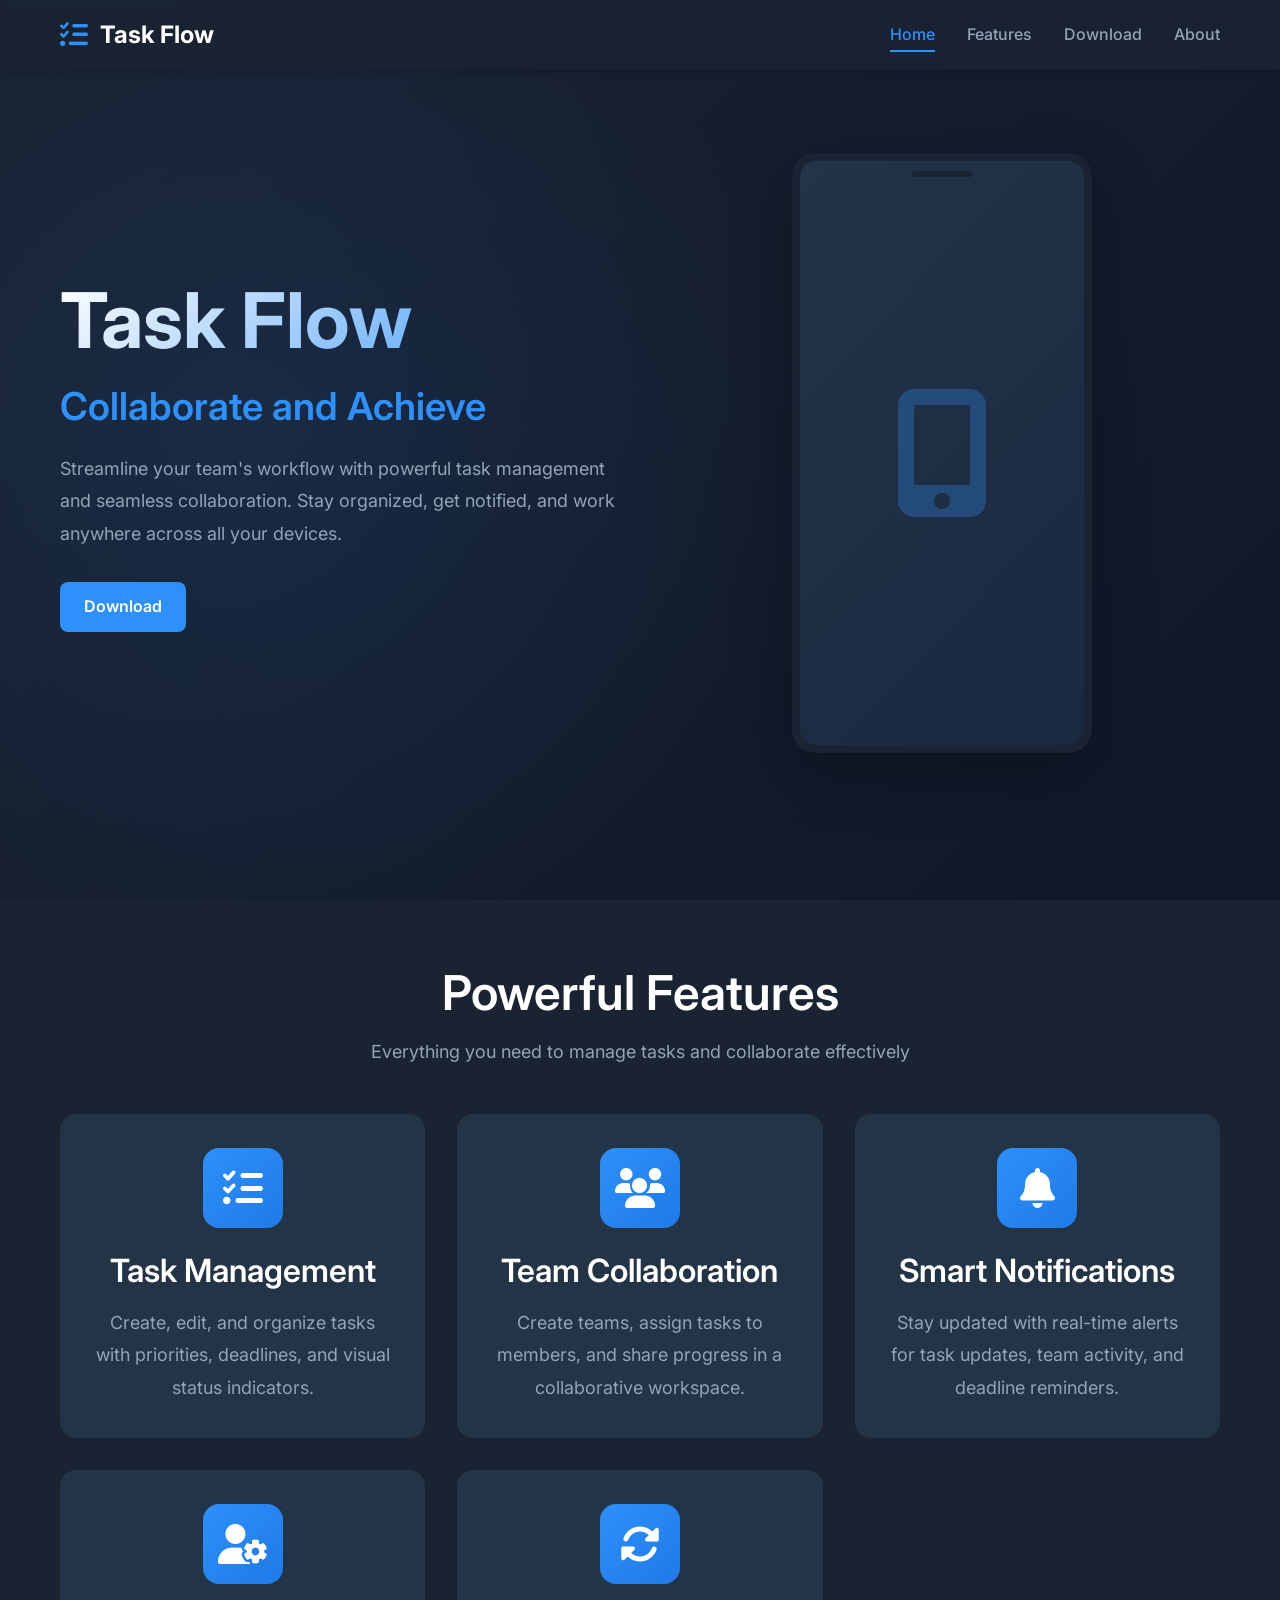
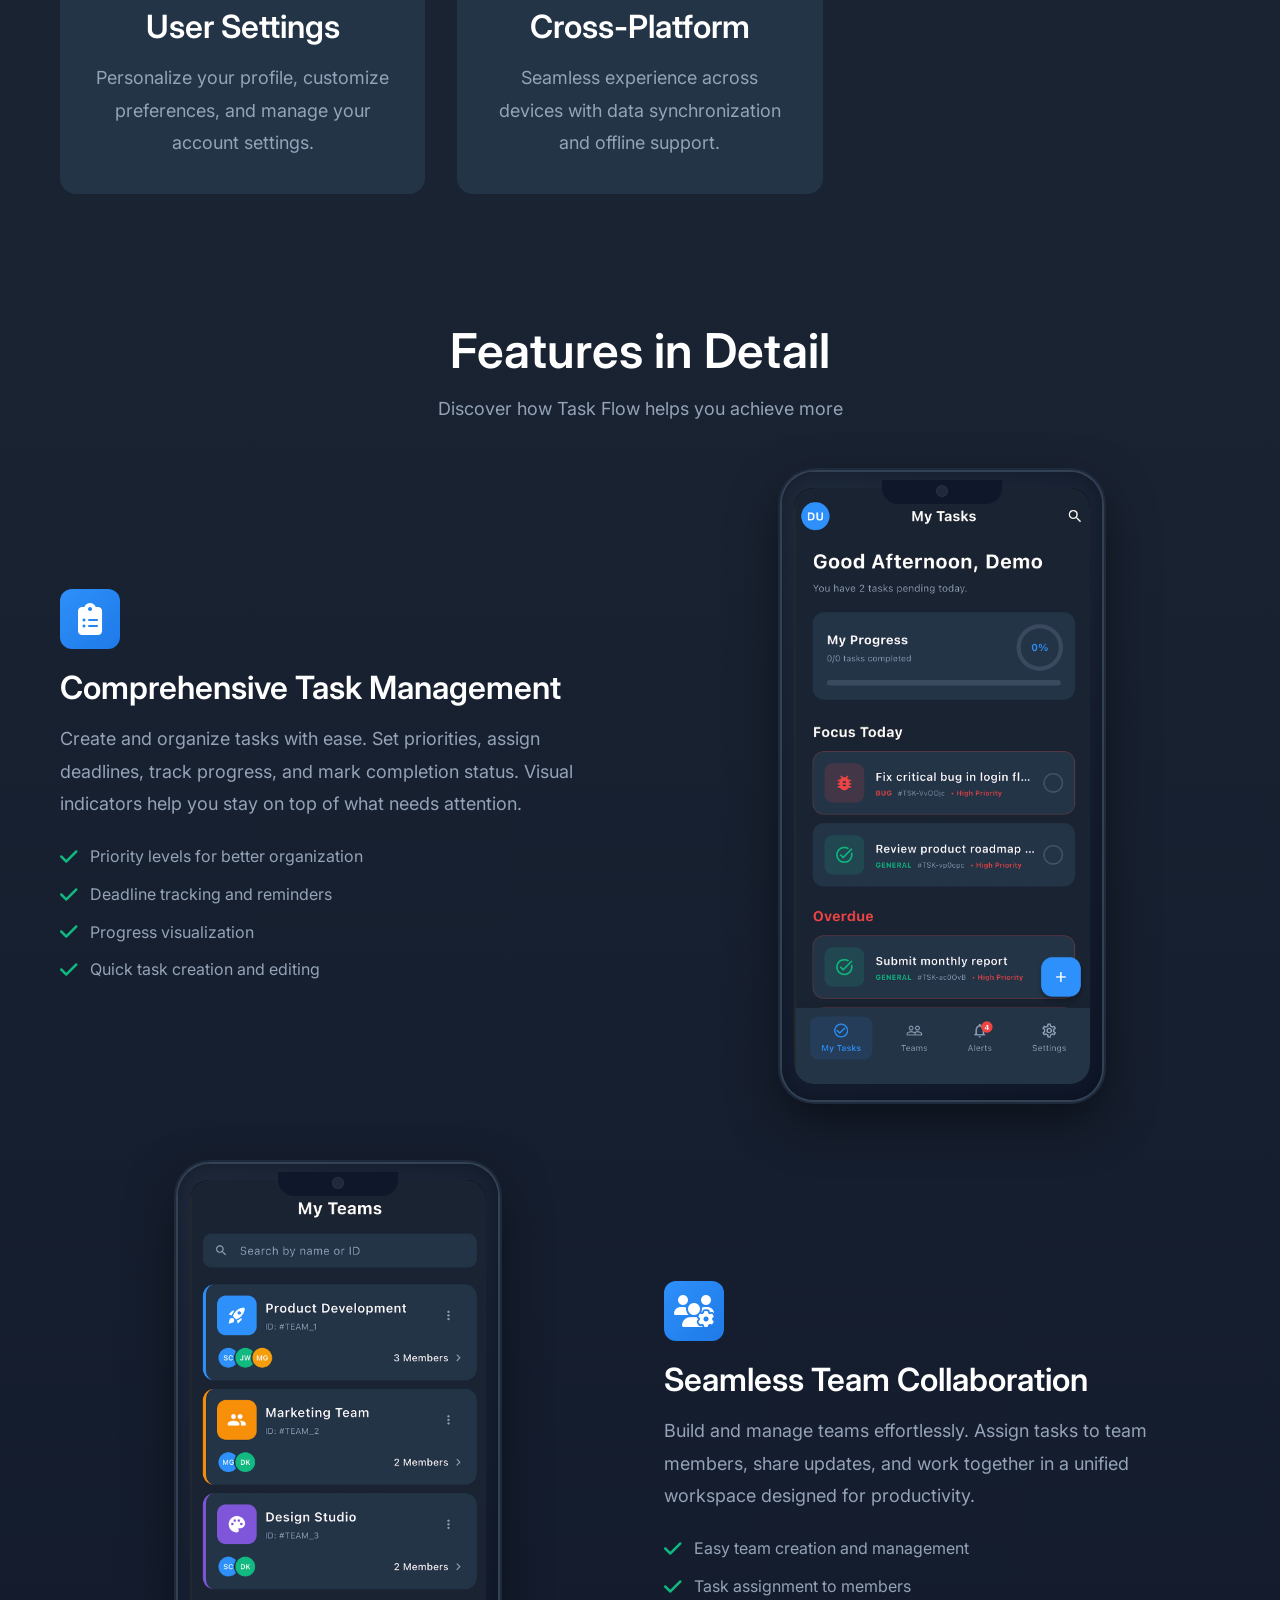
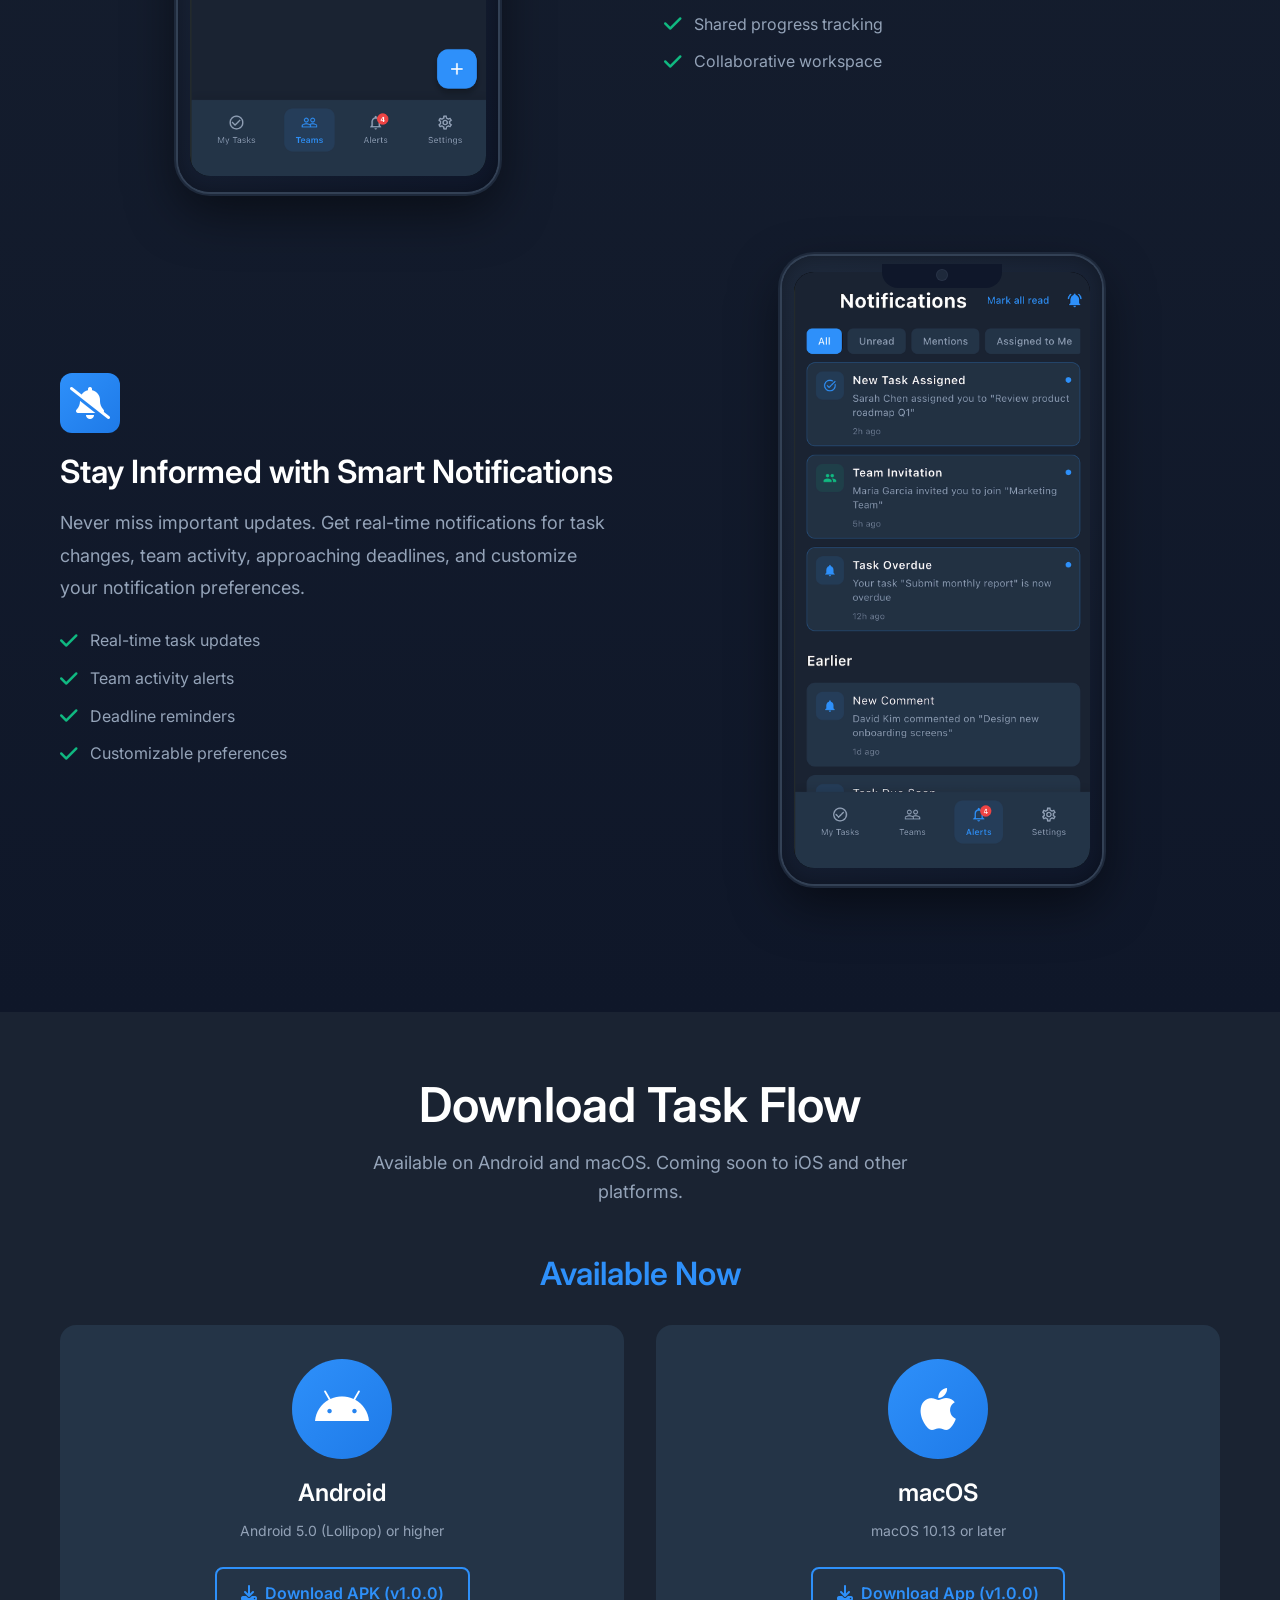
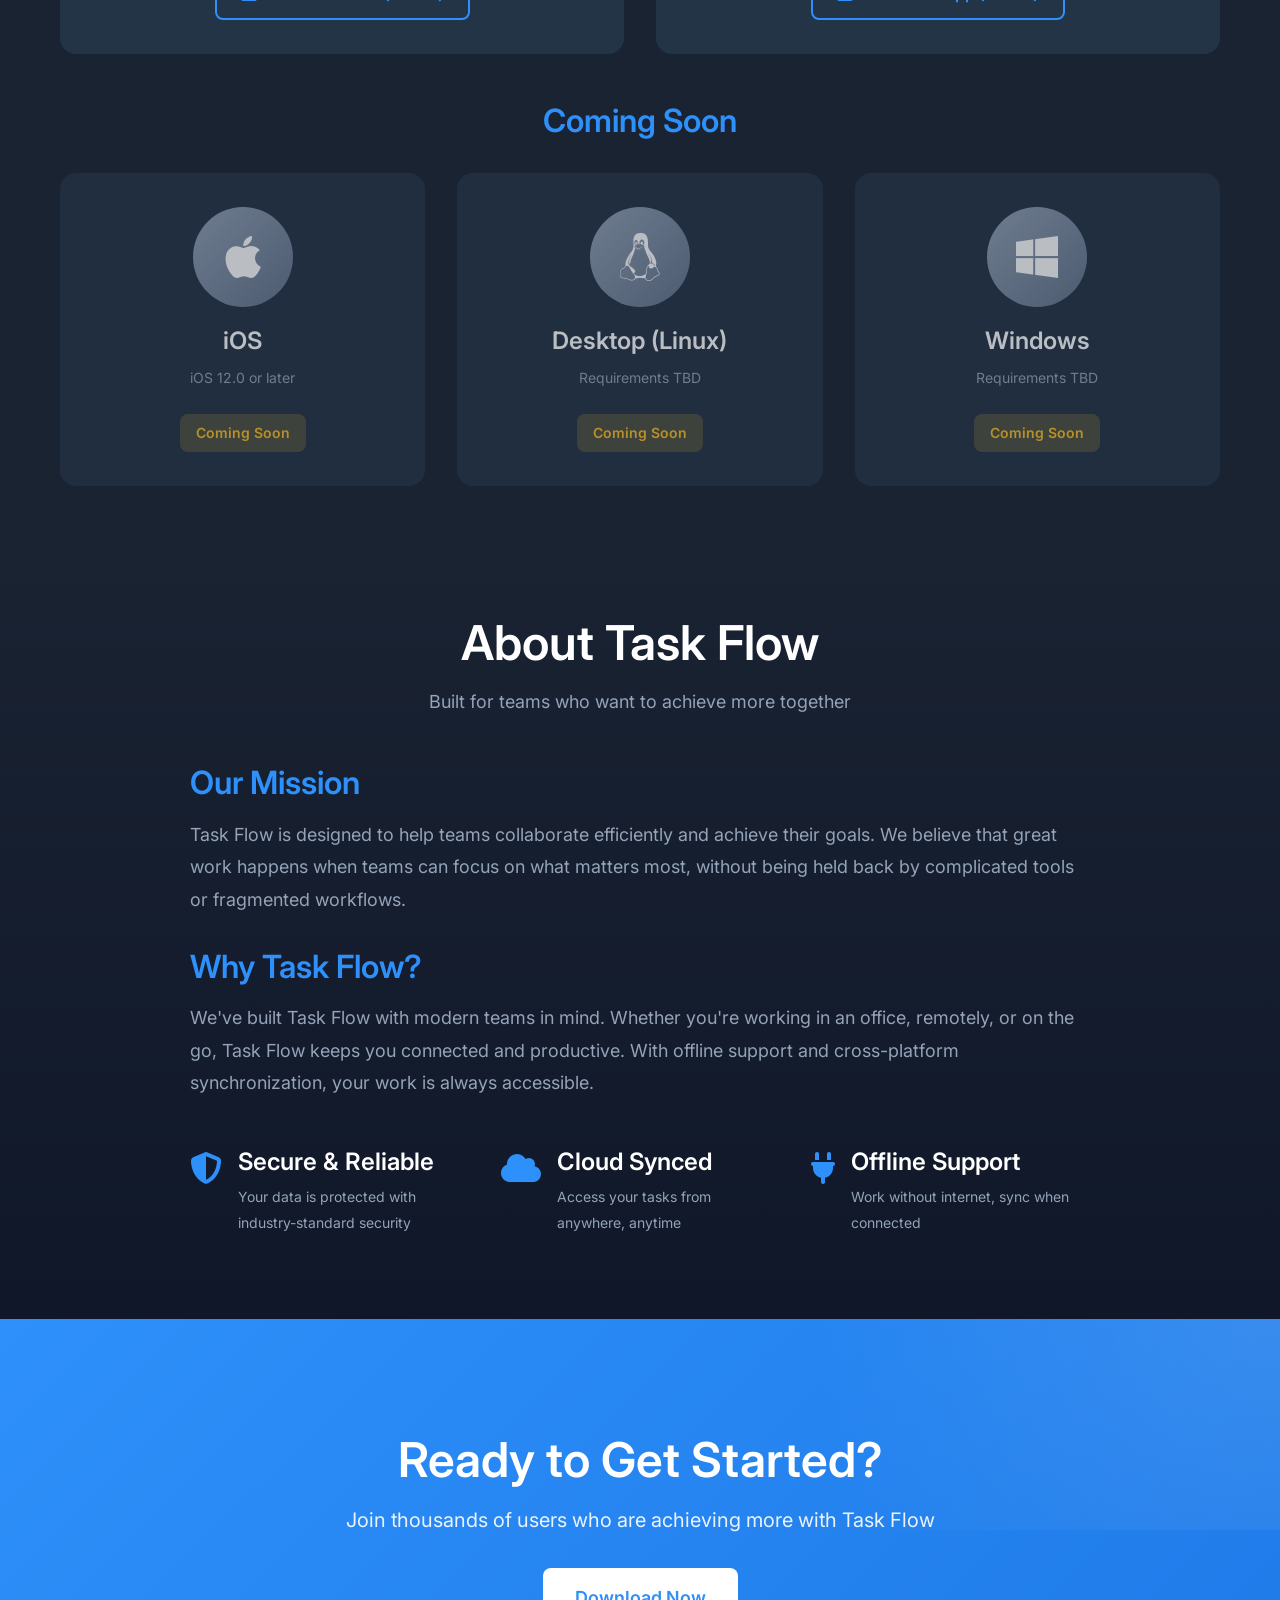
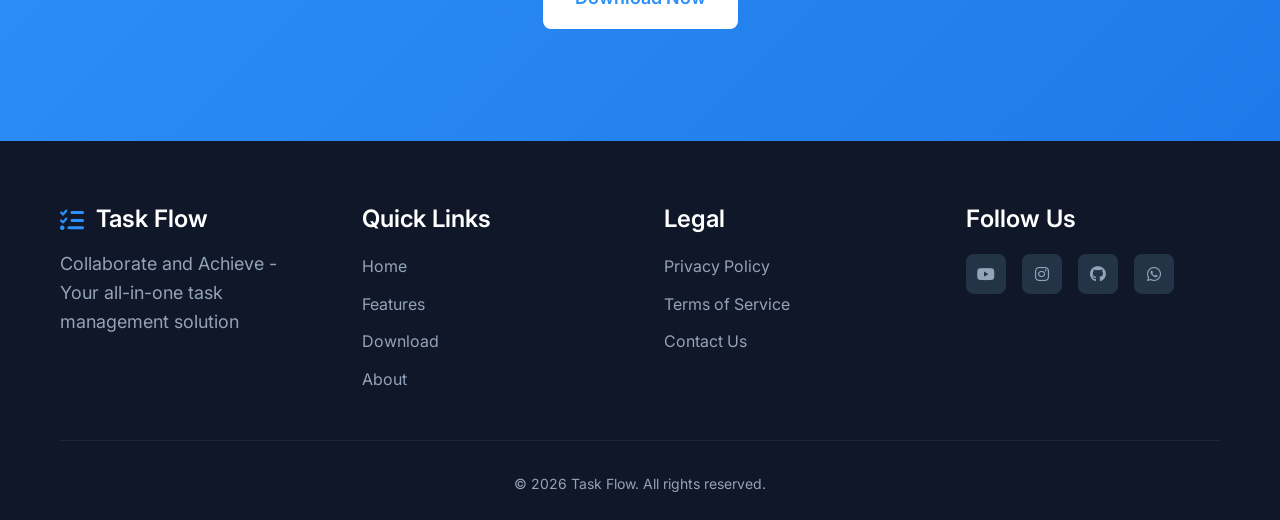
<file: docs/index.html>
<!DOCTYPE html>
<html lang="en">
<head>
    <meta charset="UTF-8">
    <meta name="viewport" content="width=device-width, initial-scale=1.0">
    <meta name="description" content="Task Flow - Collaborate and Achieve. Streamline your team's workflow with our cross-platform task management application. Available on Android and iOS.">
    <meta name="keywords" content="task management, team collaboration, productivity, Android, iOS, task flow">
    <meta name="author" content="Task Flow Development Team">
    
    <!-- Open Graph / Social Media Meta Tags -->
    <meta property="og:type" content="website">
    <meta property="og:url" content="https://chingalo-family.github.io/task-flow-website/">
    <meta property="og:title" content="Task Flow - Collaborate and Achieve">
    <meta property="og:description" content="Streamline your team's workflow with our cross-platform task management application.">
    <meta property="og:image" content="https://chingalo-family.github.io/task-flow-website/images/og-image.svg">
    
    <!-- Twitter Card Meta Tags -->
    <meta name="twitter:card" content="summary_large_image">
    <meta name="twitter:title" content="Task Flow - Collaborate and Achieve">
    <meta name="twitter:description" content="Streamline your team's workflow with our cross-platform task management application.">
    <meta name="twitter:image" content="https://chingalo-family.github.io/task-flow-website/images/og-image.svg">
    
    <title>Task Flow - Collaborate and Achieve</title>
    
    <!-- Favicon -->
    <link rel="icon" type="image/svg+xml" href="images/icons/favicon.svg">
    
    <!-- Google Fonts -->
    <link rel="preconnect" href="https://fonts.googleapis.com">
    <link rel="preconnect" href="https://fonts.gstatic.com" crossorigin>
    <link href="https://fonts.googleapis.com/css2?family=Inter:wght@300;400;500;600;700&display=swap" rel="stylesheet">
    
    <!-- Font Awesome for Icons -->
    <link rel="stylesheet" href="https://cdnjs.cloudflare.com/ajax/libs/font-awesome/6.4.0/css/all.min.css" crossorigin="anonymous" referrerpolicy="no-referrer">
    
    <!-- AOS Animation Library -->
    <link rel="stylesheet" href="https://unpkg.com/aos@2.3.1/dist/aos.css">
    
    <!-- Main Stylesheet -->
    <link rel="stylesheet" href="css/styles.css">
</head>
<body>
    <!-- Skip to main content for accessibility -->
    <a href="#main-content" class="skip-link">Skip to main content</a>
    
    <!-- Header / Navigation -->
    <header class="header" id="header">
        <nav class="nav container">
            <a href="#home" class="nav-logo">
                <i class="fas fa-tasks"></i>
                <span>Task Flow</span>
            </a>
            
            <div class="nav-menu" id="nav-menu">
                <ul class="nav-list">
                    <li class="nav-item">
                        <a href="#home" class="nav-link active">Home</a>
                    </li>
                    <li class="nav-item">
                        <a href="#features" class="nav-link">Features</a>
                    </li>
                    <li class="nav-item">
                        <a href="#download" class="nav-link">Download</a>
                    </li>
                    <li class="nav-item">
                        <a href="#about" class="nav-link">About</a>
                    </li>
                </ul>
                <div class="nav-close" id="nav-close">
                    <i class="fas fa-times"></i>
                </div>
            </div>
            
            <div class="nav-toggle" id="nav-toggle">
                <i class="fas fa-bars"></i>
            </div>
        </nav>
    </header>

    <!-- Main Content -->
    <main id="main-content">
        <!-- Hero Section -->
        <section class="hero section" id="home">
            <div class="hero-container container">
                <div class="hero-content" data-aos="fade-up">
                    <h1 class="hero-title">Task Flow</h1>
                    <h2 class="hero-subtitle">Collaborate and Achieve</h2>
                    <p class="hero-description">
                        Streamline your team's workflow with powerful task management and seamless collaboration. 
                        Stay organized, get notified, and work anywhere across all your devices.
                    </p>
                    <div class="hero-buttons">
                        <a href="#download" class="button button-primary">
                            Download
                        </a>
                    </div>
                </div>
                <div class="hero-image" data-aos="fade-left" data-aos-delay="200">
                    <div class="phone-mockup">
                        <i class="fas fa-mobile-alt"></i>
                    </div>
                </div>
            </div>
        </section>

        <!-- Features Preview Section -->
        <section class="features-preview section" id="features-preview">
            <div class="container">
                <div class="section-header" data-aos="fade-up">
                    <h2 class="section-title">Powerful Features</h2>
                    <p class="section-description">Everything you need to manage tasks and collaborate effectively</p>
                </div>
                
                <div class="features-grid">
                    <div class="feature-card" data-aos="fade-up" data-aos-delay="100">
                        <div class="feature-icon">
                            <i class="fas fa-tasks"></i>
                        </div>
                        <h3 class="feature-title">Task Management</h3>
                        <p class="feature-description">
                            Create, edit, and organize tasks with priorities, deadlines, and visual status indicators.
                        </p>
                    </div>
                    
                    <div class="feature-card" data-aos="fade-up" data-aos-delay="200">
                        <div class="feature-icon">
                            <i class="fas fa-users"></i>
                        </div>
                        <h3 class="feature-title">Team Collaboration</h3>
                        <p class="feature-description">
                            Create teams, assign tasks to members, and share progress in a collaborative workspace.
                        </p>
                    </div>
                    
                    <div class="feature-card" data-aos="fade-up" data-aos-delay="300">
                        <div class="feature-icon">
                            <i class="fas fa-bell"></i>
                        </div>
                        <h3 class="feature-title">Smart Notifications</h3>
                        <p class="feature-description">
                            Stay updated with real-time alerts for task updates, team activity, and deadline reminders.
                        </p>
                    </div>
                    
                    <div class="feature-card" data-aos="fade-up" data-aos-delay="400">
                        <div class="feature-icon">
                            <i class="fas fa-user-cog"></i>
                        </div>
                        <h3 class="feature-title">User Settings</h3>
                        <p class="feature-description">
                            Personalize your profile, customize preferences, and manage your account settings.
                        </p>
                    </div>
                    
                    <div class="feature-card" data-aos="fade-up" data-aos-delay="500">
                        <div class="feature-icon">
                            <i class="fas fa-sync-alt"></i>
                        </div>
                        <h3 class="feature-title">Cross-Platform</h3>
                        <p class="feature-description">
                            Seamless experience across devices with data synchronization and offline support.
                        </p>
                    </div>
                </div>
            </div>
        </section>

        <!-- Detailed Features Section -->
        <section class="features-detailed section" id="features">
            <div class="container">
                <div class="section-header" data-aos="fade-up">
                    <h2 class="section-title">Features in Detail</h2>
                    <p class="section-description">Discover how Task Flow helps you achieve more</p>
                </div>

                <!-- Feature 1: Task Management -->
                <div class="feature-detail" data-aos="fade-up">
                    <div class="feature-detail-content">
                        <div class="feature-detail-icon">
                            <i class="fas fa-clipboard-list"></i>
                        </div>
                        <h3 class="feature-detail-title">Comprehensive Task Management</h3>
                        <p class="feature-detail-description">
                            Create and organize tasks with ease. Set priorities, assign deadlines, track progress, 
                            and mark completion status. Visual indicators help you stay on top of what needs attention.
                        </p>
                        <ul class="feature-benefits">
                            <li><i class="fas fa-check"></i> Priority levels for better organization</li>
                            <li><i class="fas fa-check"></i> Deadline tracking and reminders</li>
                            <li><i class="fas fa-check"></i> Progress visualization</li>
                            <li><i class="fas fa-check"></i> Quick task creation and editing</li>
                        </ul>
                    </div>
                    <div class="feature-detail-image">
                        <div class="mobile-mockup">
                            <div class="mobile-mockup-screen">
                                <img src="images/screenshots/android/phone/task-management.png" 
                                     alt="Task Flow Task Management Interface on Android" 
                                     loading="lazy">
                            </div>
                        </div>
                    </div>
                </div>

                <!-- Feature 2: Team Collaboration -->
                <div class="feature-detail reverse" data-aos="fade-up">
                    <div class="feature-detail-content">
                        <div class="feature-detail-icon">
                            <i class="fas fa-users-cog"></i>
                        </div>
                        <h3 class="feature-detail-title">Seamless Team Collaboration</h3>
                        <p class="feature-detail-description">
                            Build and manage teams effortlessly. Assign tasks to team members, share updates, 
                            and work together in a unified workspace designed for productivity.
                        </p>
                        <ul class="feature-benefits">
                            <li><i class="fas fa-check"></i> Easy team creation and management</li>
                            <li><i class="fas fa-check"></i> Task assignment to members</li>
                            <li><i class="fas fa-check"></i> Shared progress tracking</li>
                            <li><i class="fas fa-check"></i> Collaborative workspace</li>
                        </ul>
                    </div>
                    <div class="feature-detail-image">
                        <div class="mobile-mockup">
                            <div class="mobile-mockup-screen">
                                <img src="images/screenshots/android/phone/team-collaboration.png" 
                                     alt="Task Flow Team Collaboration Interface on Android" 
                                     loading="lazy">
                            </div>
                        </div>
                    </div>
                </div>

                <!-- Feature 3: Smart Notifications -->
                <div class="feature-detail" data-aos="fade-up">
                    <div class="feature-detail-content">
                        <div class="feature-detail-icon">
                            <i class="fas fa-bell-slash"></i>
                        </div>
                        <h3 class="feature-detail-title">Stay Informed with Smart Notifications</h3>
                        <p class="feature-detail-description">
                            Never miss important updates. Get real-time notifications for task changes, team activity, 
                            approaching deadlines, and customize your notification preferences.
                        </p>
                        <ul class="feature-benefits">
                            <li><i class="fas fa-check"></i> Real-time task updates</li>
                            <li><i class="fas fa-check"></i> Team activity alerts</li>
                            <li><i class="fas fa-check"></i> Deadline reminders</li>
                            <li><i class="fas fa-check"></i> Customizable preferences</li>
                        </ul>
                    </div>
                    <div class="feature-detail-image">
                        <div class="mobile-mockup">
                            <div class="mobile-mockup-screen">
                                <img src="images/screenshots/android/phone/notifications.png" 
                                     alt="Task Flow Smart Notifications on Android" 
                                     loading="lazy">
                            </div>
                        </div>
                    </div>
                </div>
            </div>
        </section>

        <!-- Download Section -->
        <section class="download section" id="download">
            <div class="container">
                <div class="section-header" data-aos="fade-up">
                    <h2 class="section-title">Download Task Flow</h2>
                    <p class="section-description">Available on Android and macOS. Coming soon to iOS and other platforms.</p>
                </div>

                <div class="download-grid">
                    <!-- Available Platforms -->
                    <div class="download-category" data-aos="fade-up">
                        <h3 class="download-category-title">Available Now</h3>
                        
                        <div class="platform-cards">
                            <!-- Android -->
                            <div class="platform-card available">
                                <div class="platform-icon">
                                    <i class="fab fa-android"></i>
                                </div>
                                <h4 class="platform-name">Android</h4>
                                <p class="platform-requirements">Android 5.0 (Lollipop) or higher</p>
                                <a href="https://github.com/chingalo-family/task-flow-website/releases/download/v1.0.0/task-flow-v1.0.0.apk" class="button button-download">
                                    <i class="fas fa-download"></i>
                                    Download APK (v1.0.0)
                                </a>
                            </div>

                            <!-- macOS -->
                            <div class="platform-card available">
                                <div class="platform-icon">
                                    <i class="fab fa-apple"></i>
                                </div>
                                <h4 class="platform-name">macOS</h4>
                                <p class="platform-requirements">macOS 10.13 or later</p>
                                <a href="https://github.com/chingalo-family/task-flow-website/releases/download/v1.0.0/task_flow-v1.0.0.zip" class="button button-download">
                                    <i class="fas fa-download"></i>
                                    Download App (v1.0.0)
                                </a>
                            </div>
                        </div>
                    </div>

                    <!-- Coming Soon Platforms -->
                    <div class="download-category" data-aos="fade-up" data-aos-delay="200">
                        <h3 class="download-category-title">Coming Soon</h3>
                        
                        <div class="platform-cards">
                            <!-- iOS -->
                            <div class="platform-card coming-soon">
                                <div class="platform-icon">
                                    <i class="fab fa-apple"></i>
                                </div>
                                <h4 class="platform-name">iOS</h4>
                                <p class="platform-requirements">iOS 12.0 or later</p>
                                <span class="badge badge-coming-soon">Coming Soon</span>
                            </div>

                            <!-- Desktop -->
                            <div class="platform-card coming-soon">
                                <div class="platform-icon">
                                    <i class="fab fa-linux"></i>
                                </div>
                                <h4 class="platform-name">Desktop (Linux)</h4>
                                <p class="platform-requirements">Requirements TBD</p>
                                <span class="badge badge-coming-soon">Coming Soon</span>
                            </div>

                            <!-- Windows -->
                            <div class="platform-card coming-soon">
                                <div class="platform-icon">
                                    <i class="fab fa-windows"></i>
                                </div>
                                <h4 class="platform-name">Windows</h4>
                                <p class="platform-requirements">Requirements TBD</p>
                                <span class="badge badge-coming-soon">Coming Soon</span>
                            </div>
                        </div>
                    </div>
                </div>
            </div>
        </section>

        <!-- About Section -->
        <section class="about section" id="about">
            <div class="container">
                <div class="section-header" data-aos="fade-up">
                    <h2 class="section-title">About Task Flow</h2>
                    <p class="section-description">Built for teams who want to achieve more together</p>
                </div>

                <div class="about-content" data-aos="fade-up" data-aos-delay="100">
                    <div class="about-text">
                        <h3>Our Mission</h3>
                        <p>
                            Task Flow is designed to help teams collaborate efficiently and achieve their goals. 
                            We believe that great work happens when teams can focus on what matters most, 
                            without being held back by complicated tools or fragmented workflows.
                        </p>
                        
                        <h3>Why Task Flow?</h3>
                        <p>
                            We've built Task Flow with modern teams in mind. Whether you're working in an office, 
                            remotely, or on the go, Task Flow keeps you connected and productive. With offline support 
                            and cross-platform synchronization, your work is always accessible.
                        </p>

                        <div class="about-features">
                            <div class="about-feature">
                                <i class="fas fa-shield-alt"></i>
                                <div>
                                    <h4>Secure & Reliable</h4>
                                    <p>Your data is protected with industry-standard security</p>
                                </div>
                            </div>
                            <div class="about-feature">
                                <i class="fas fa-cloud"></i>
                                <div>
                                    <h4>Cloud Synced</h4>
                                    <p>Access your tasks from anywhere, anytime</p>
                                </div>
                            </div>
                            <div class="about-feature">
                                <i class="fas fa-plug"></i>
                                <div>
                                    <h4>Offline Support</h4>
                                    <p>Work without internet, sync when connected</p>
                                </div>
                            </div>
                        </div>
                    </div>
                </div>
            </div>
        </section>

        <!-- CTA Section -->
        <section class="cta section">
            <div class="container">
                <div class="cta-content" data-aos="zoom-in">
                    <h2 class="cta-title">Ready to Get Started?</h2>
                    <p class="cta-description">Join thousands of users who are achieving more with Task Flow</p>
                    <div class="cta-buttons">
                        <a href="#download" class="button button-primary button-large">
                            Download Now
                        </a>
                    </div>
                </div>
            </div>
        </section>
    </main>

    <!-- Footer -->
    <footer class="footer">
        <div class="container">
            <div class="footer-content">
                <div class="footer-section">
                    <h3 class="footer-title">
                        <i class="fas fa-tasks"></i>
                        Task Flow
                    </h3>
                    <p class="footer-description">
                        Collaborate and Achieve - Your all-in-one task management solution
                    </p>
                </div>

                <div class="footer-section">
                    <h4 class="footer-heading">Quick Links</h4>
                    <ul class="footer-links">
                        <li><a href="#home">Home</a></li>
                        <li><a href="#features">Features</a></li>
                        <li><a href="#download">Download</a></li>
                        <li><a href="#about">About</a></li>
                    </ul>
                </div>

                <div class="footer-section">
                    <h4 class="footer-heading">Legal</h4>
                    <ul class="footer-links">
                        <li><a href="privacy-policy.html">Privacy Policy</a></li>
                        <li><a href="terms-of-service.html">Terms of Service</a></li>
                        <li><a href="#about">Contact Us</a></li>
                    </ul>
                </div>

                <div class="footer-section">
                    <h4 class="footer-heading">Follow Us</h4>
                    <div class="social-links">
                        <a href="https://youtube.com/josephchingalo" aria-label="YouTube" target="_blank" rel="noopener noreferrer"><i class="fab fa-youtube"></i></a>
                        <a href="https://www.instagram.com/chingalo_family/" aria-label="Instagram" target="_blank" rel="noopener noreferrer"><i class="fab fa-instagram"></i></a>
                        <a href="https://github.com/chingalo-family" aria-label="GitHub" target="_blank" rel="noopener noreferrer"><i class="fab fa-github"></i></a>
                        <a href="https://wa.me/255687168637" aria-label="WhatsApp" target="_blank" rel="noopener noreferrer"><i class="fab fa-whatsapp"></i></a>
                    </div>
                </div>
            </div>

            <div class="footer-bottom">
                <p>&copy; <span id="footer-year"></span> Task Flow. All rights reserved.</p>
            </div>
        </div>
    </footer>

    <!-- Scroll to Top Button -->
    <button class="scroll-top" id="scroll-top" aria-label="Scroll to top">
        <i class="fas fa-arrow-up"></i>
    </button>

    <!-- AOS Animation Library -->
    <script src="https://unpkg.com/aos@2.3.1/dist/aos.js"></script>
    
    <!-- Main JavaScript -->
        <script src="js/main.js"></script>
        <script>
            document.getElementById('footer-year').textContent = new Date().getFullYear();
        </script>
</body>
</html>
</file>
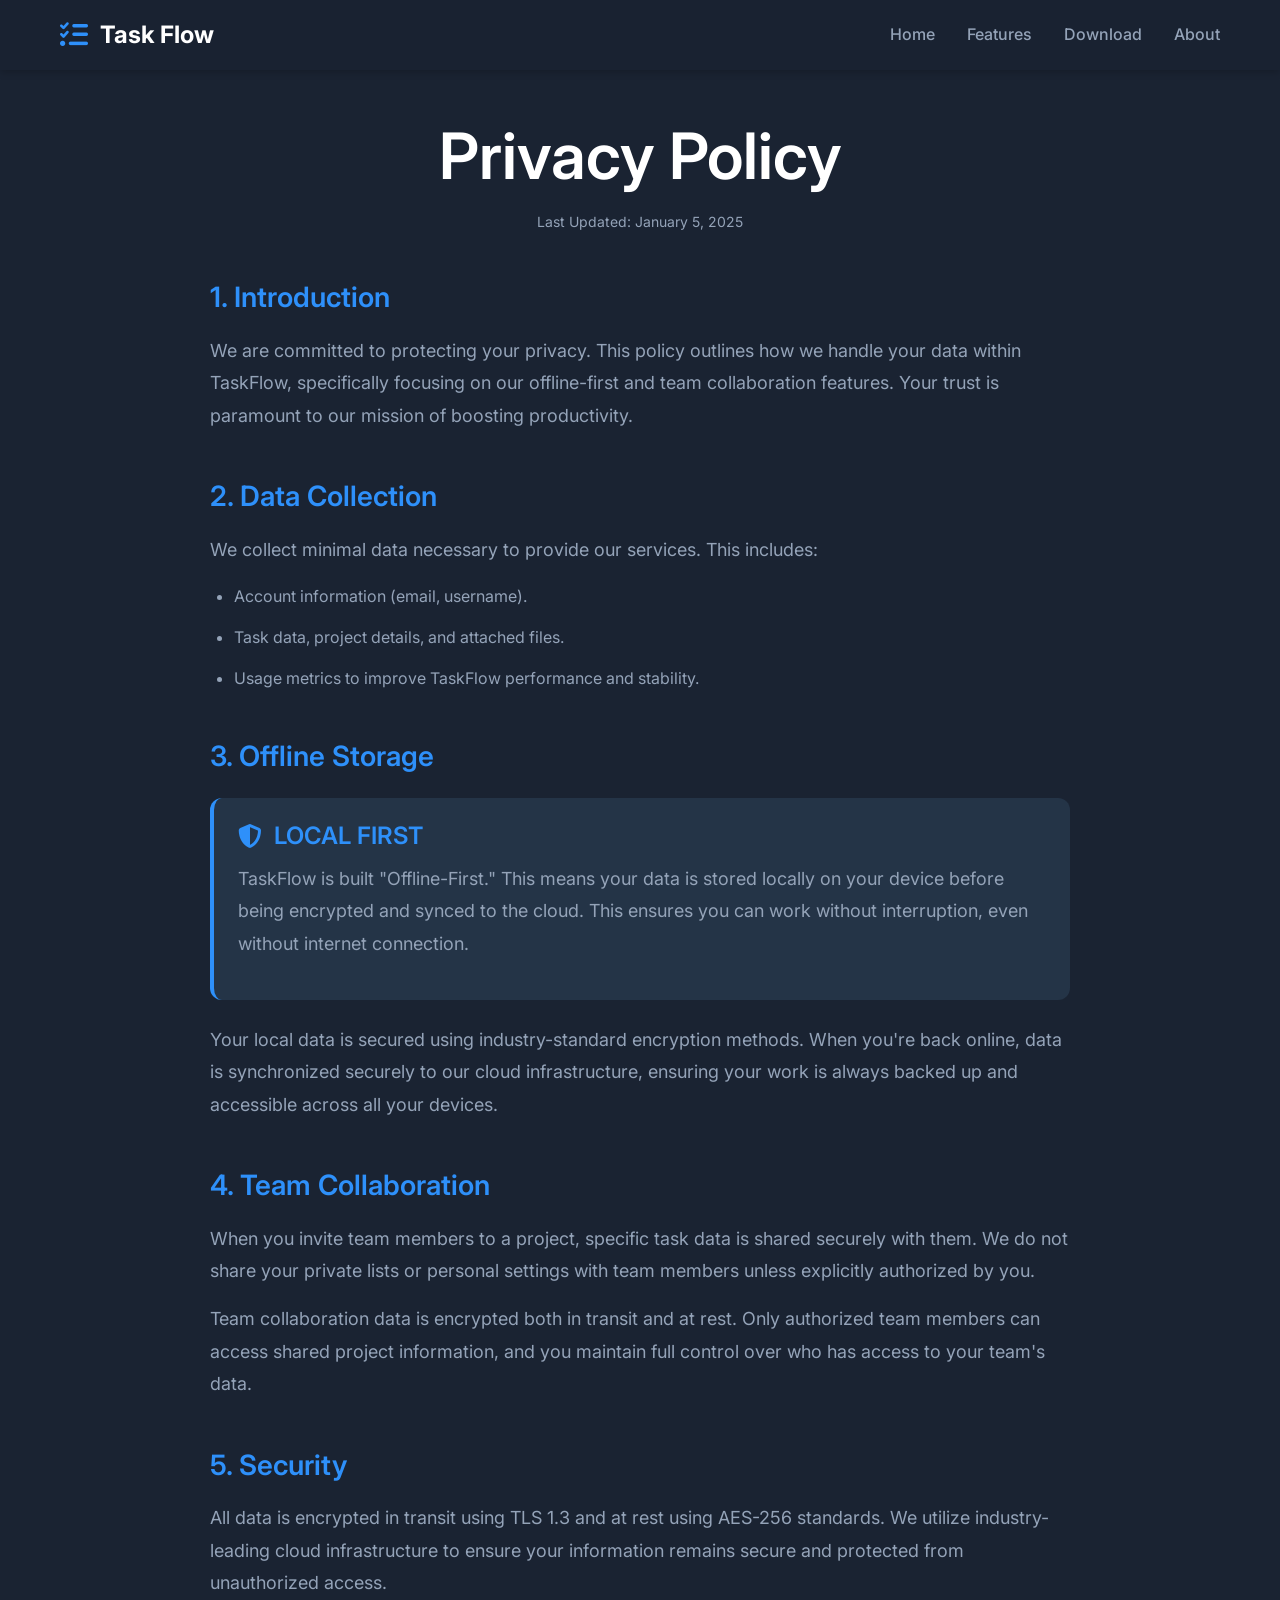
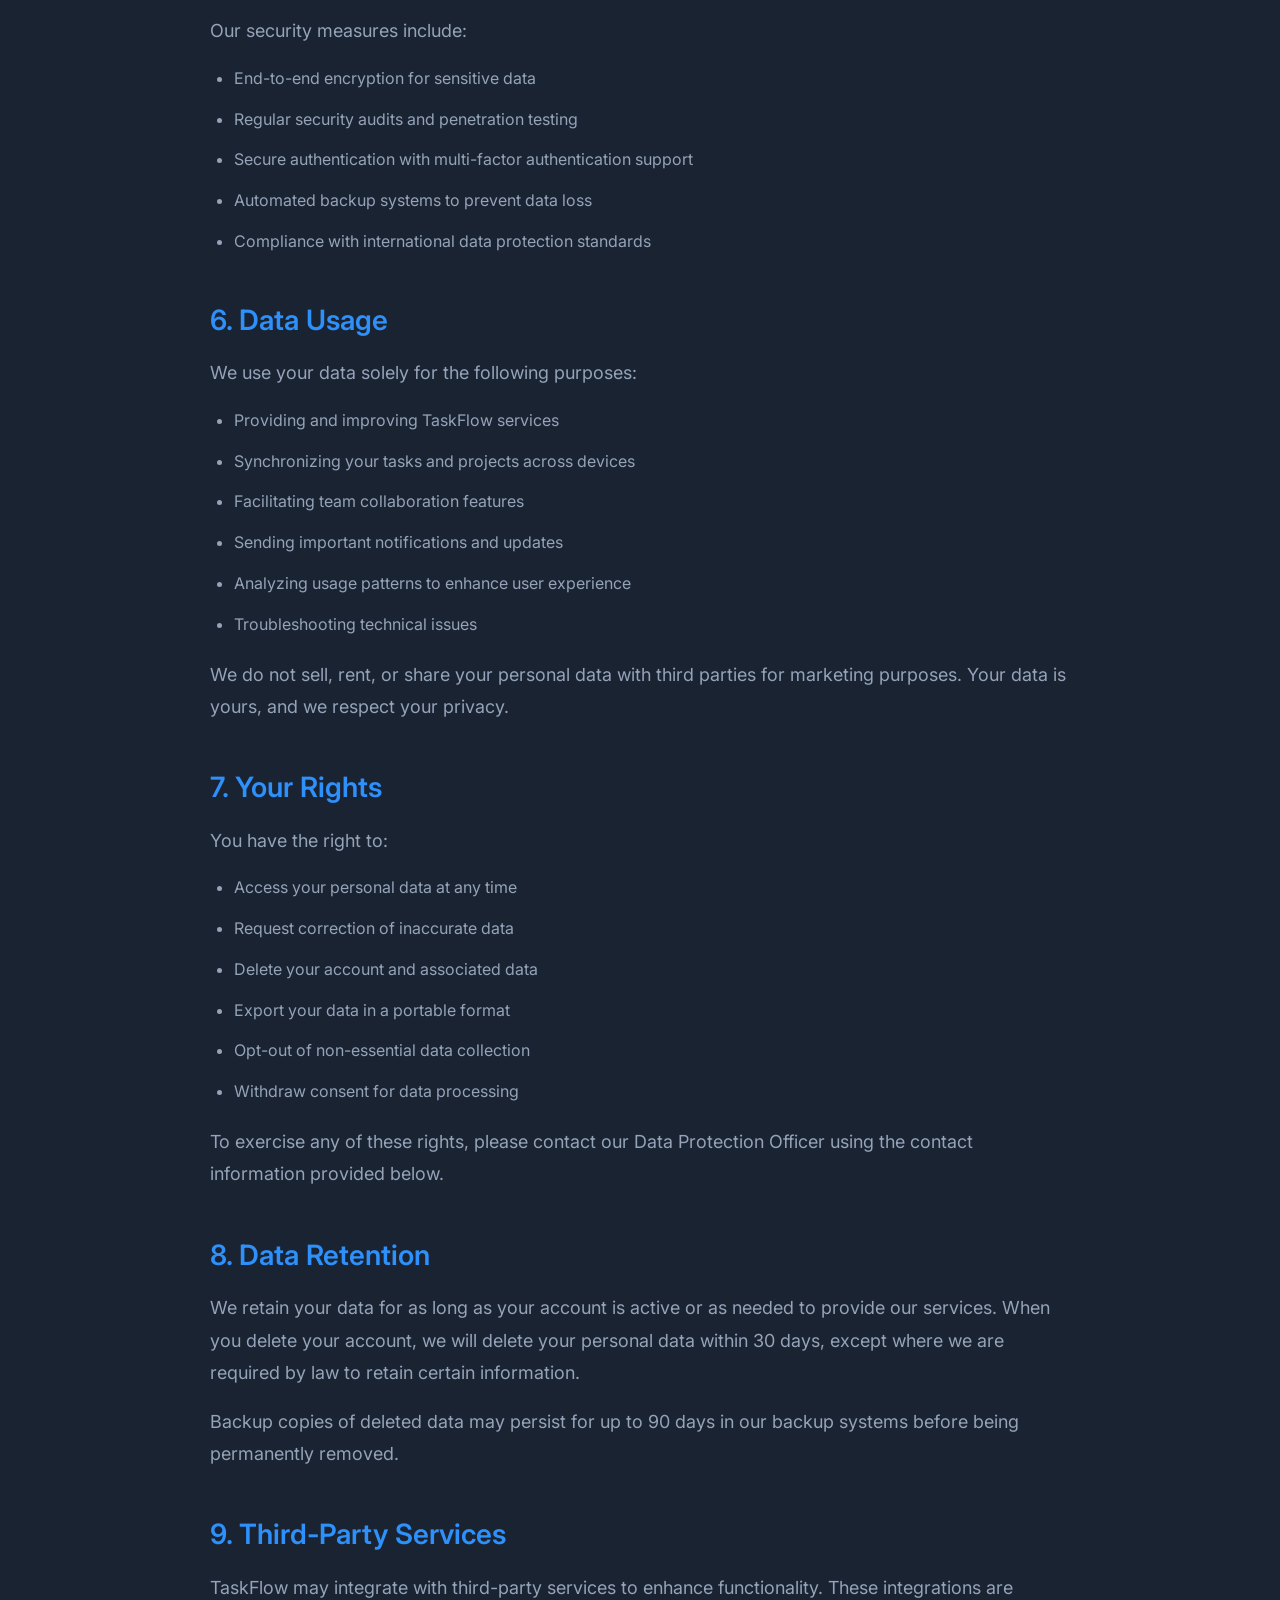
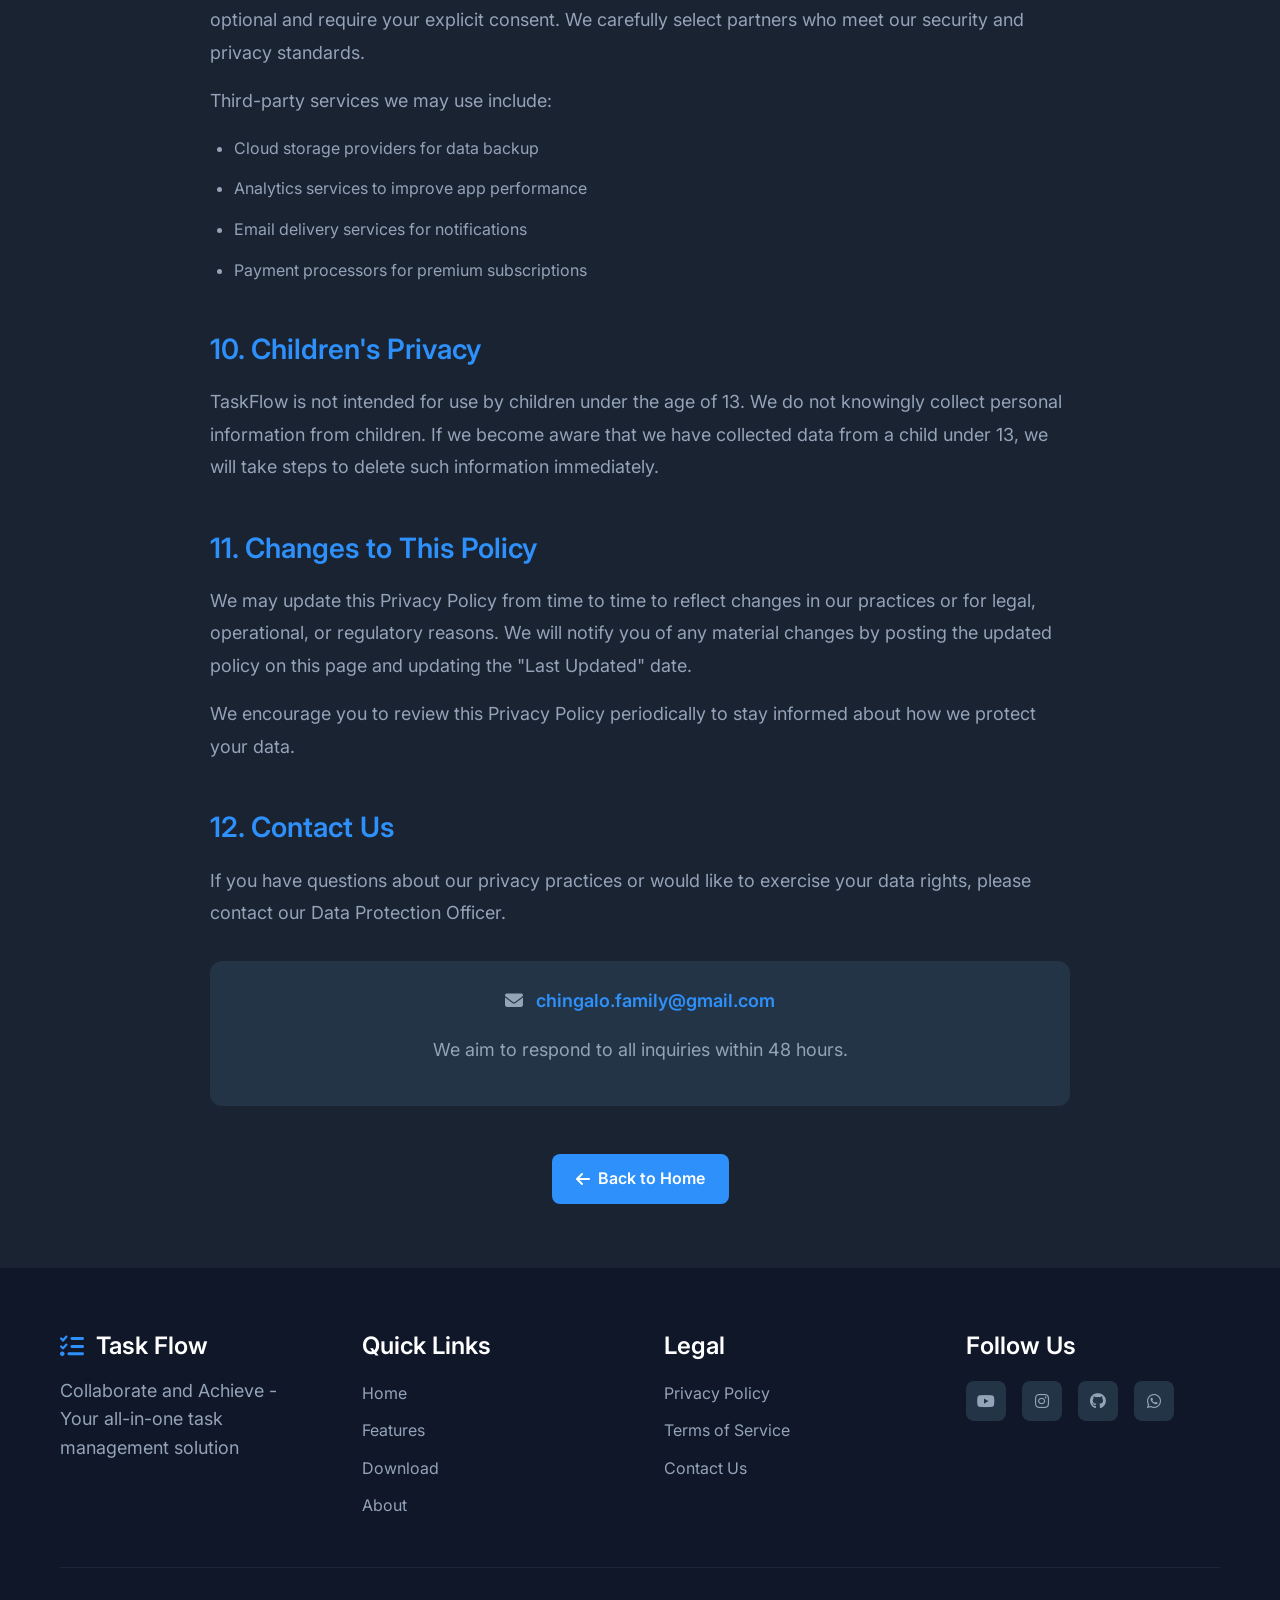
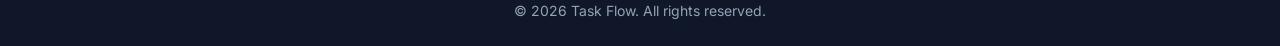
<file: docs/privacy-policy.html>
<!DOCTYPE html>
<html lang="en">
<head>
    <meta charset="UTF-8">
    <meta name="viewport" content="width=device-width, initial-scale=1.0">
    <meta name="description" content="Task Flow Privacy Policy - Learn how we protect your data and privacy in our task management application.">
    <meta name="keywords" content="task flow, privacy policy, data protection, security">
    <meta name="author" content="Task Flow Development Team">
    
    <title>Privacy Policy - Task Flow</title>
    
    <!-- Favicon -->
    <link rel="icon" type="image/svg+xml" href="images/icons/favicon.svg">
    
    <!-- Google Fonts -->
    <link rel="preconnect" href="https://fonts.googleapis.com">
    <link rel="preconnect" href="https://fonts.gstatic.com" crossorigin>
    <link href="https://fonts.googleapis.com/css2?family=Inter:wght@300;400;500;600;700&display=swap" rel="stylesheet">
    
    <!-- Font Awesome for Icons -->
    <link rel="stylesheet" href="https://cdnjs.cloudflare.com/ajax/libs/font-awesome/6.4.0/css/all.min.css" crossorigin="anonymous" referrerpolicy="no-referrer">
    
    <!-- Main Stylesheet -->
    <link rel="stylesheet" href="css/styles.css">
    <style>
        .legal-content {
            max-width: 900px;
            margin: 0 auto;
            padding: calc(var(--header-height) + var(--spacing-48)) var(--spacing-20) var(--spacing-64);
        }
        
        .legal-header {
            text-align: center;
            margin-bottom: var(--spacing-48);
        }
        
        .legal-header h1 {
            margin-bottom: var(--spacing-16);
        }
        
        .legal-updated {
            color: var(--text-secondary);
            font-size: 0.875rem;
        }
        
        .legal-section {
            margin-bottom: var(--spacing-48);
        }
        
        .legal-section h2 {
            color: var(--primary-blue);
            margin-bottom: var(--spacing-20);
            font-size: 1.75rem;
        }
        
        .legal-section h3 {
            color: var(--text-primary);
            margin-top: var(--spacing-32);
            margin-bottom: var(--spacing-16);
            font-size: 1.25rem;
        }
        
        .legal-section p {
            margin-bottom: var(--spacing-16);
            line-height: 1.8;
        }
        
        .legal-section ul {
            margin-left: var(--spacing-24);
            margin-bottom: var(--spacing-20);
        }
        
        .legal-section li {
            color: var(--text-secondary);
            margin-bottom: var(--spacing-12);
            line-height: 1.8;
            list-style: disc;
        }
        
        .feature-box {
            background-color: var(--card-bg);
            padding: var(--spacing-24);
            border-radius: var(--radius-12);
            margin: var(--spacing-24) 0;
            border-left: 4px solid var(--primary-blue);
        }
        
        .feature-box h4 {
            color: var(--primary-blue);
            margin-bottom: var(--spacing-12);
            display: flex;
            align-items: center;
            gap: var(--spacing-12);
        }
        
        .feature-box h4 i {
            font-size: 1.5rem;
        }
        
        .contact-info {
            background-color: var(--card-bg);
            padding: var(--spacing-24);
            border-radius: var(--radius-12);
            text-align: center;
            margin-top: var(--spacing-32);
        }
        
        .contact-info a {
            color: var(--primary-blue);
            text-decoration: none;
            font-weight: 600;
            transition: color var(--transition-fast);
        }
        
        .contact-info a:hover {
            color: #1E7AE8;
        }
        
        .contact-info i {
            margin-right: var(--spacing-8);
        }
    </style>
</head>
<body>
    <!-- Header / Navigation -->
    <header class="header" id="header">
        <nav class="nav container">
            <a href="index.html" class="nav-logo">
                <i class="fas fa-tasks"></i>
                <span>Task Flow</span>
            </a>
            
            <div class="nav-menu" id="nav-menu">
                <ul class="nav-list">
                    <li class="nav-item">
                        <a href="index.html#home" class="nav-link">Home</a>
                    </li>
                    <li class="nav-item">
                        <a href="index.html#features" class="nav-link">Features</a>
                    </li>
                    <li class="nav-item">
                        <a href="index.html#download" class="nav-link">Download</a>
                    </li>
                    <li class="nav-item">
                        <a href="index.html#about" class="nav-link">About</a>
                    </li>
                </ul>
                <div class="nav-close" id="nav-close">
                    <i class="fas fa-times"></i>
                </div>
            </div>
            
            <div class="nav-toggle" id="nav-toggle">
                <i class="fas fa-bars"></i>
            </div>
        </nav>
    </header>

    <!-- Main Content -->
    <main class="legal-content">
        <div class="legal-header">
            <h1>Privacy Policy</h1>
            <p class="legal-updated">Last Updated: January 5, 2025</p>
        </div>

        <!-- Section 1: Introduction -->
        <section class="legal-section">
            <h2>1. Introduction</h2>
            <p>
                We are committed to protecting your privacy. This policy outlines how we handle your data 
                within TaskFlow, specifically focusing on our offline-first and team collaboration features. 
                Your trust is paramount to our mission of boosting productivity.
            </p>
        </section>

        <!-- Section 2: Data Collection -->
        <section class="legal-section">
            <h2>2. Data Collection</h2>
            <p>We collect minimal data necessary to provide our services. This includes:</p>
            <ul>
                <li>Account information (email, username).</li>
                <li>Task data, project details, and attached files.</li>
                <li>Usage metrics to improve TaskFlow performance and stability.</li>
            </ul>
        </section>

        <!-- Section 3: Offline Storage -->
        <section class="legal-section">
            <h2>3. Offline Storage</h2>
            
            <div class="feature-box">
                <h4>
                    <i class="fas fa-shield-alt"></i>
                    LOCAL FIRST
                </h4>
                <p>
                    TaskFlow is built "Offline-First." This means your data is stored locally on your device 
                    before being encrypted and synced to the cloud. This ensures you can work without interruption, 
                    even without internet connection.
                </p>
            </div>
            
            <p>
                Your local data is secured using industry-standard encryption methods. When you're back online, 
                data is synchronized securely to our cloud infrastructure, ensuring your work is always backed up 
                and accessible across all your devices.
            </p>
        </section>

        <!-- Section 4: Team Collaboration -->
        <section class="legal-section">
            <h2>4. Team Collaboration</h2>
            <p>
                When you invite team members to a project, specific task data is shared securely with them. 
                We do not share your private lists or personal settings with team members unless explicitly 
                authorized by you.
            </p>
            <p>
                Team collaboration data is encrypted both in transit and at rest. Only authorized team members 
                can access shared project information, and you maintain full control over who has access to 
                your team's data.
            </p>
        </section>

        <!-- Section 5: Security -->
        <section class="legal-section">
            <h2>5. Security</h2>
            <p>
                All data is encrypted in transit using TLS 1.3 and at rest using AES-256 standards. We utilize 
                industry-leading cloud infrastructure to ensure your information remains secure and protected from 
                unauthorized access.
            </p>
            <p>
                Our security measures include:
            </p>
            <ul>
                <li>End-to-end encryption for sensitive data</li>
                <li>Regular security audits and penetration testing</li>
                <li>Secure authentication with multi-factor authentication support</li>
                <li>Automated backup systems to prevent data loss</li>
                <li>Compliance with international data protection standards</li>
            </ul>
        </section>

        <!-- Section 6: Data Usage -->
        <section class="legal-section">
            <h2>6. Data Usage</h2>
            <p>We use your data solely for the following purposes:</p>
            <ul>
                <li>Providing and improving TaskFlow services</li>
                <li>Synchronizing your tasks and projects across devices</li>
                <li>Facilitating team collaboration features</li>
                <li>Sending important notifications and updates</li>
                <li>Analyzing usage patterns to enhance user experience</li>
                <li>Troubleshooting technical issues</li>
            </ul>
            <p>
                We do not sell, rent, or share your personal data with third parties for marketing purposes. 
                Your data is yours, and we respect your privacy.
            </p>
        </section>

        <!-- Section 7: Your Rights -->
        <section class="legal-section">
            <h2>7. Your Rights</h2>
            <p>You have the right to:</p>
            <ul>
                <li>Access your personal data at any time</li>
                <li>Request correction of inaccurate data</li>
                <li>Delete your account and associated data</li>
                <li>Export your data in a portable format</li>
                <li>Opt-out of non-essential data collection</li>
                <li>Withdraw consent for data processing</li>
            </ul>
            <p>
                To exercise any of these rights, please contact our Data Protection Officer using the contact 
                information provided below.
            </p>
        </section>

        <!-- Section 8: Data Retention -->
        <section class="legal-section">
            <h2>8. Data Retention</h2>
            <p>
                We retain your data for as long as your account is active or as needed to provide our services. 
                When you delete your account, we will delete your personal data within 30 days, except where we 
                are required by law to retain certain information.
            </p>
            <p>
                Backup copies of deleted data may persist for up to 90 days in our backup systems before being 
                permanently removed.
            </p>
        </section>

        <!-- Section 9: Third-Party Services -->
        <section class="legal-section">
            <h2>9. Third-Party Services</h2>
            <p>
                TaskFlow may integrate with third-party services to enhance functionality. These integrations 
                are optional and require your explicit consent. We carefully select partners who meet our 
                security and privacy standards.
            </p>
            <p>
                Third-party services we may use include:
            </p>
            <ul>
                <li>Cloud storage providers for data backup</li>
                <li>Analytics services to improve app performance</li>
                <li>Email delivery services for notifications</li>
                <li>Payment processors for premium subscriptions</li>
            </ul>
        </section>

        <!-- Section 10: Children's Privacy -->
        <section class="legal-section">
            <h2>10. Children's Privacy</h2>
            <p>
                TaskFlow is not intended for use by children under the age of 13. We do not knowingly collect 
                personal information from children. If we become aware that we have collected data from a child 
                under 13, we will take steps to delete such information immediately.
            </p>
        </section>

        <!-- Section 11: Changes to This Policy -->
        <section class="legal-section">
            <h2>11. Changes to This Policy</h2>
            <p>
                We may update this Privacy Policy from time to time to reflect changes in our practices or for 
                legal, operational, or regulatory reasons. We will notify you of any material changes by posting 
                the updated policy on this page and updating the "Last Updated" date.
            </p>
            <p>
                We encourage you to review this Privacy Policy periodically to stay informed about how we protect 
                your data.
            </p>
        </section>

        <!-- Section 12: Contact Us -->
        <section class="legal-section">
            <h2>12. Contact Us</h2>
            <p>
                If you have questions about our privacy practices or would like to exercise your data rights, 
                please contact our Data Protection Officer.
            </p>
            
            <div class="contact-info">
                <p>
                    <i class="fas fa-envelope"></i>
                    <a href="mailto:chingalo.family@gmail.com">chingalo.family@gmail.com</a>
                </p>
                <p style="margin-top: var(--spacing-16); color: var(--text-secondary);">
                    We aim to respond to all inquiries within 48 hours.
                </p>
            </div>
        </section>

        <!-- Back to Home -->
        <div style="text-align: center; margin-top: var(--spacing-48);">
            <a href="index.html" class="button button-primary">
                <i class="fas fa-arrow-left"></i>
                Back to Home
            </a>
        </div>
    </main>

    <!-- Footer -->
    <footer class="footer">
        <div class="container">
            <div class="footer-content">
                <div class="footer-section">
                    <h3 class="footer-title">
                        <i class="fas fa-tasks"></i>
                        Task Flow
                    </h3>
                    <p class="footer-description">
                        Collaborate and Achieve - Your all-in-one task management solution
                    </p>
                </div>

                <div class="footer-section">
                    <h4 class="footer-heading">Quick Links</h4>
                    <ul class="footer-links">
                        <li><a href="index.html#home">Home</a></li>
                        <li><a href="index.html#features">Features</a></li>
                        <li><a href="index.html#download">Download</a></li>
                        <li><a href="index.html#about">About</a></li>
                    </ul>
                </div>

                <div class="footer-section">
                    <h4 class="footer-heading">Legal</h4>
                    <ul class="footer-links">
                        <li><a href="privacy-policy.html">Privacy Policy</a></li>
                        <li><a href="terms-of-service.html">Terms of Service</a></li>
                        <li><a href="index.html#about">Contact Us</a></li>
                    </ul>
                </div>

                <div class="footer-section">
                    <h4 class="footer-heading">Follow Us</h4>
                    <div class="social-links">
                        <a href="https://youtube.com/josephchingalo" aria-label="YouTube" target="_blank" rel="noopener noreferrer"><i class="fab fa-youtube"></i></a>
                        <a href="https://www.instagram.com/chingalo_family/" aria-label="Instagram" target="_blank" rel="noopener noreferrer"><i class="fab fa-instagram"></i></a>
                        <a href="https://github.com/chingalo-family" aria-label="GitHub" target="_blank" rel="noopener noreferrer"><i class="fab fa-github"></i></a>
                        <a href="https://wa.me/255687168637" aria-label="WhatsApp" target="_blank" rel="noopener noreferrer"><i class="fab fa-whatsapp"></i></a>
                    </div>
                </div>
            </div>

            <div class="footer-bottom">
                <p>&copy; <span id="footer-year"></span> Task Flow. All rights reserved.</p>
            </div>
        </div>
    </footer>

    <!-- Main JavaScript -->
        <script src="js/main.js"></script>
        <script>
            document.getElementById('footer-year').textContent = new Date().getFullYear();
        </script>
</body>
</html>
</file>
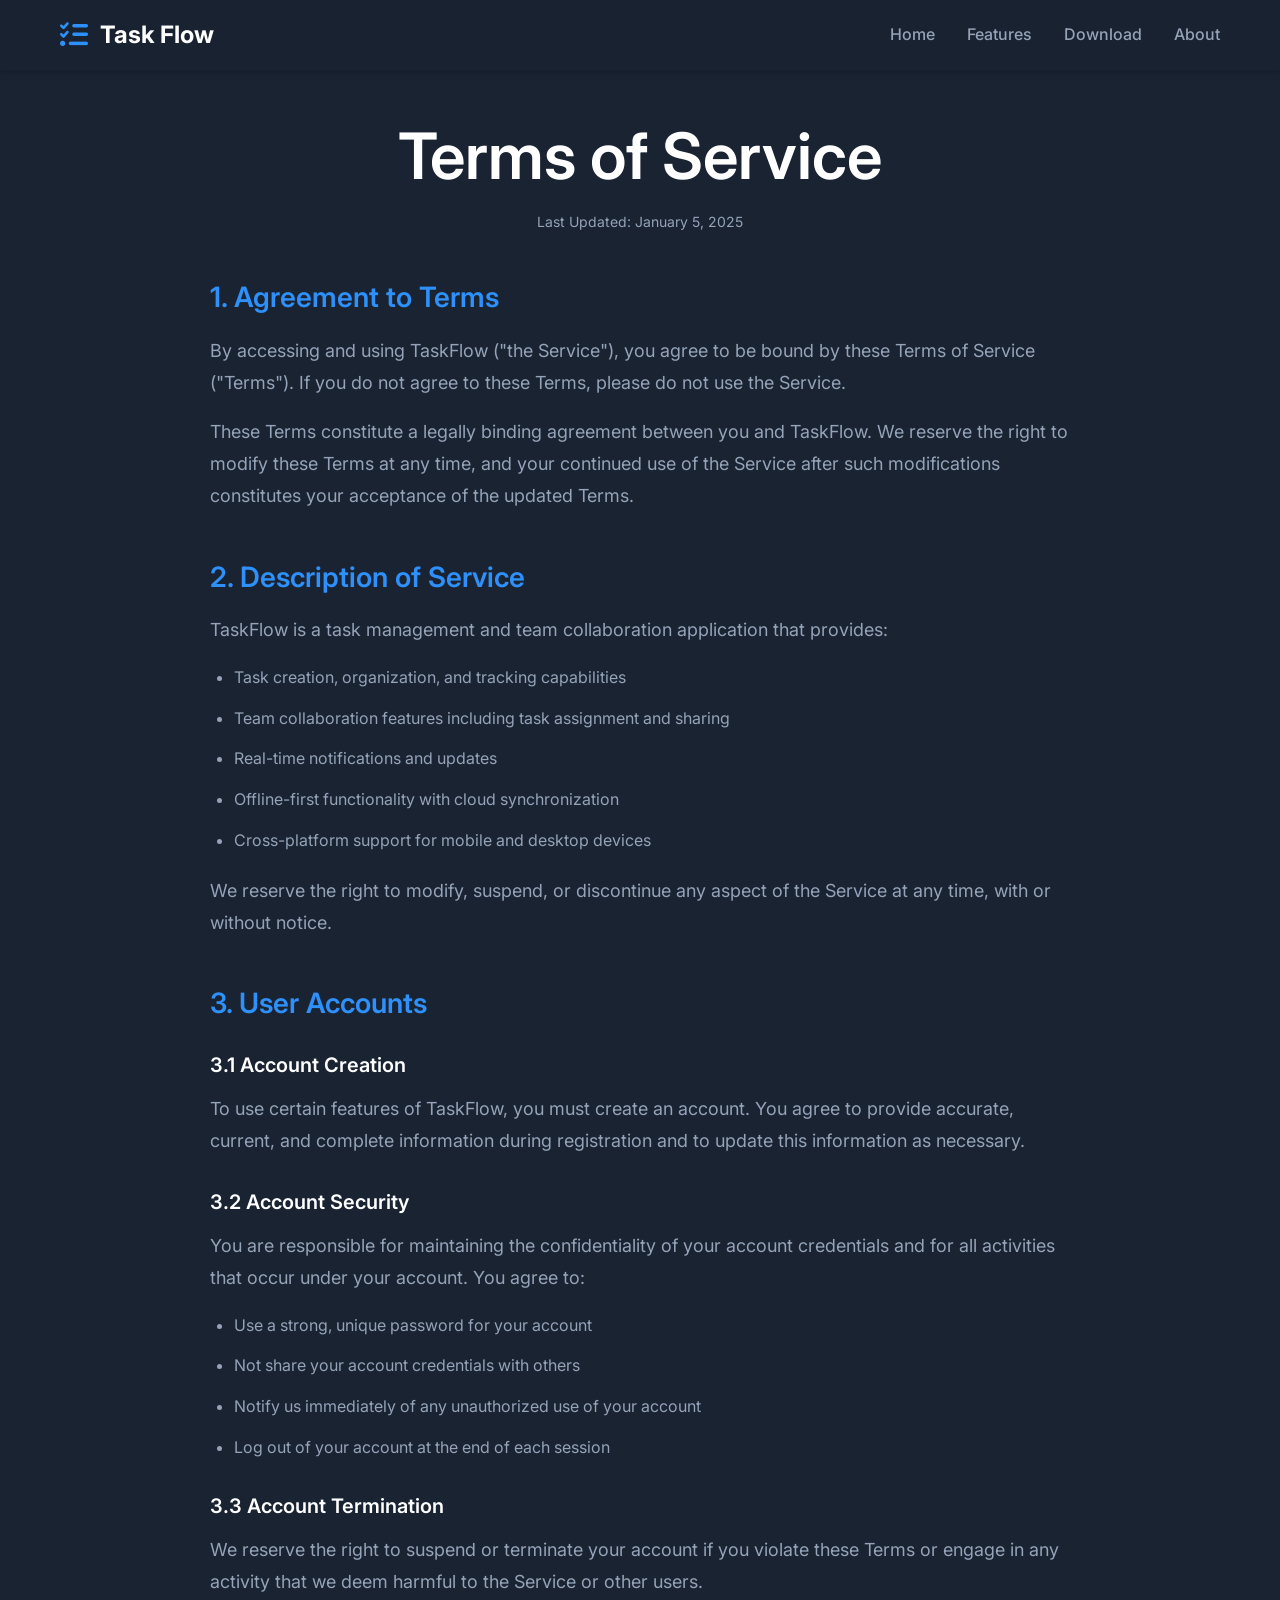
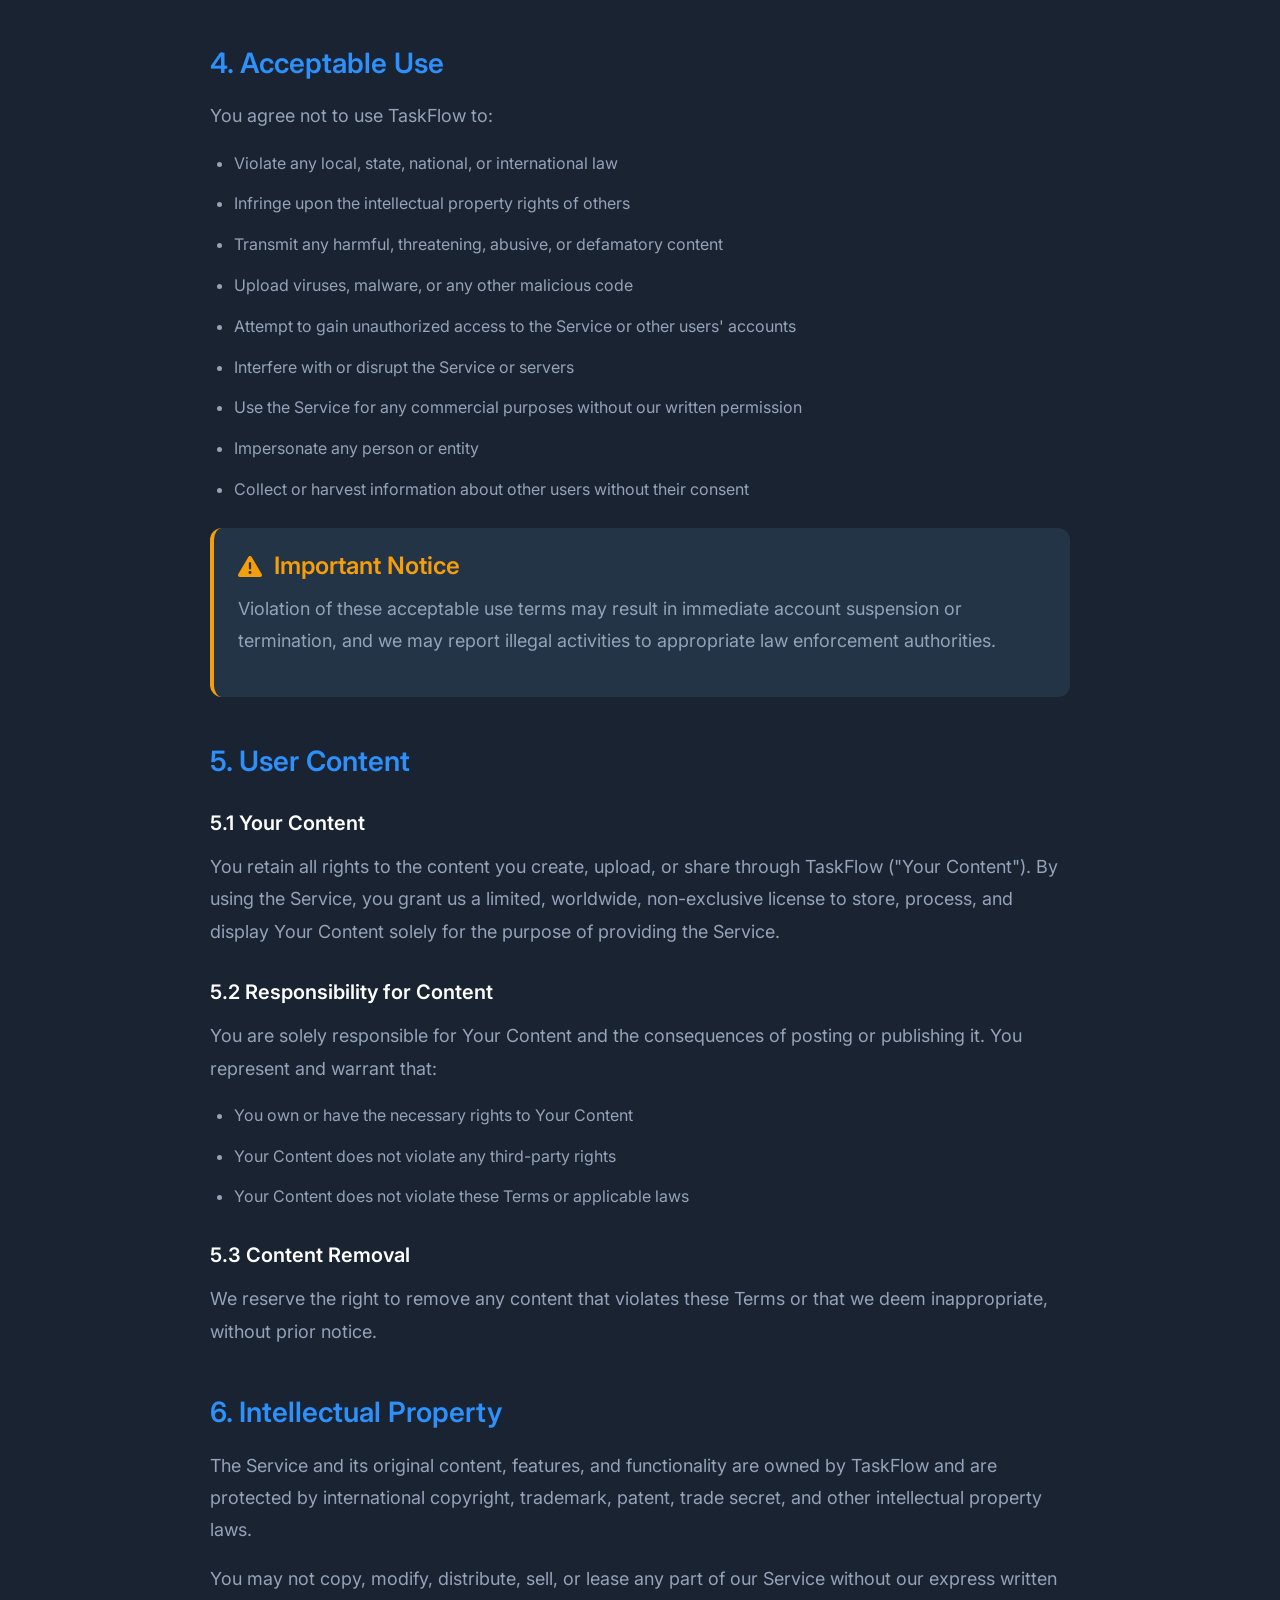
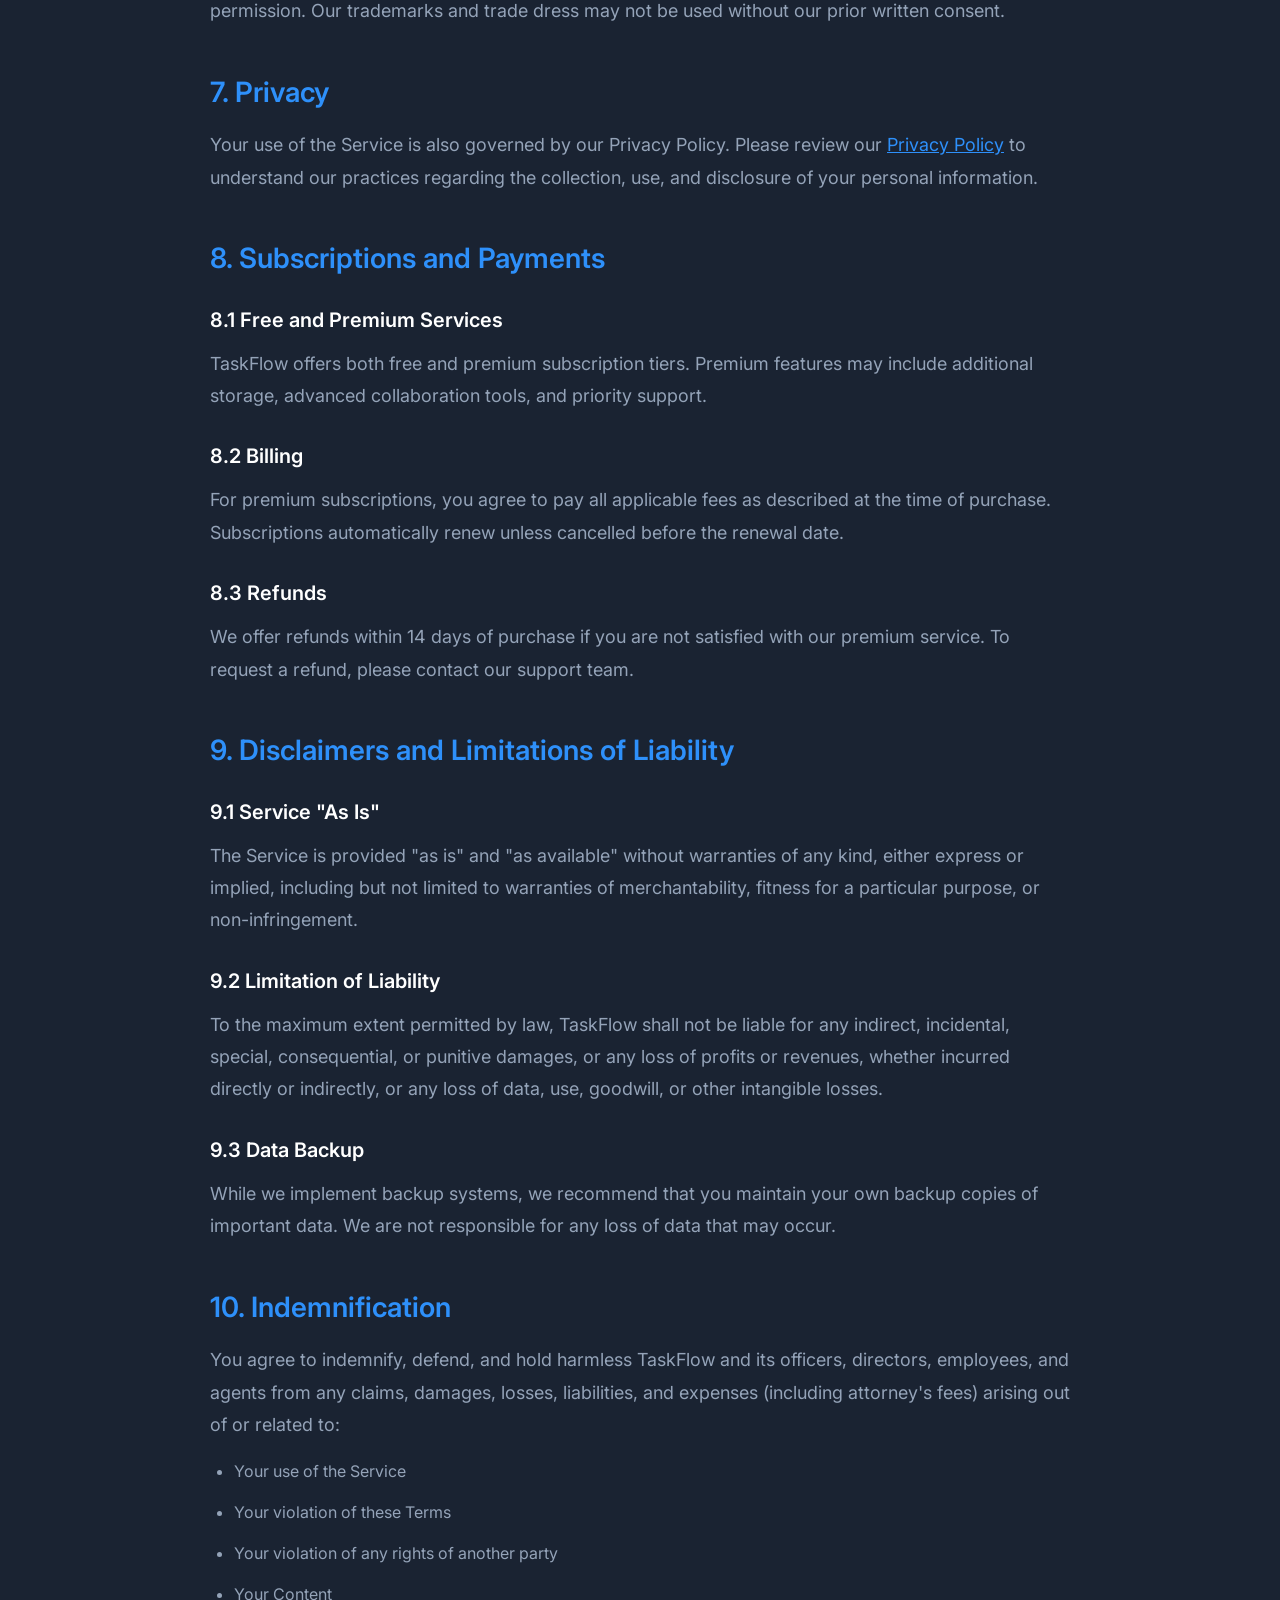
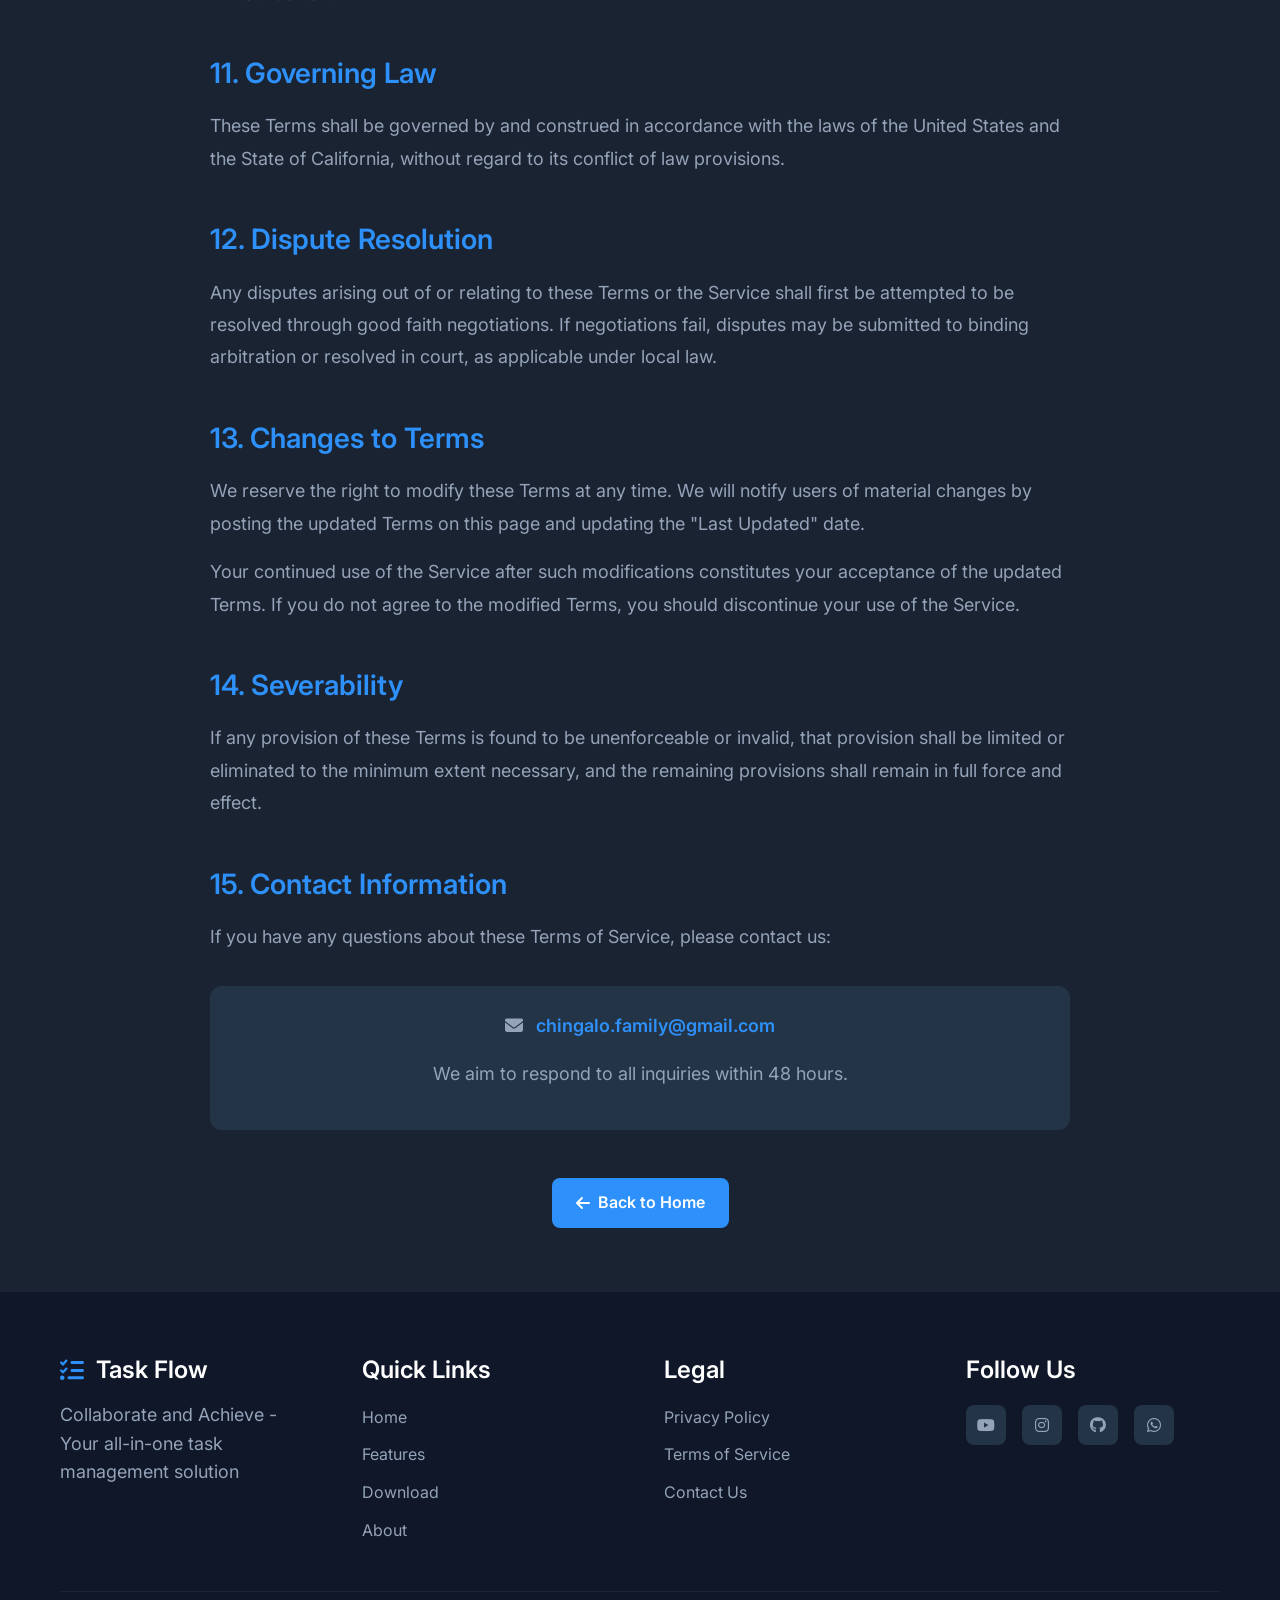
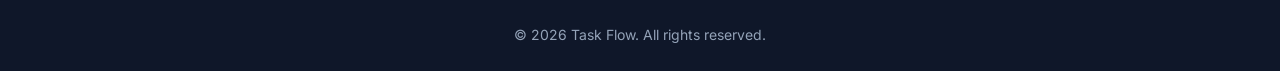
<file: docs/terms-of-service.html>
<!DOCTYPE html>
<html lang="en">
<head>
    <meta charset="UTF-8">
    <meta name="viewport" content="width=device-width, initial-scale=1.0">
    <meta name="description" content="Task Flow Terms of Service - Read our terms and conditions for using the TaskFlow application.">
    <meta name="keywords" content="task flow, terms of service, terms and conditions, user agreement">
    <meta name="author" content="Task Flow Development Team">
    
    <title>Terms of Service - Task Flow</title>
    
    <!-- Favicon -->
    <link rel="icon" type="image/svg+xml" href="images/icons/favicon.svg">
    
    <!-- Google Fonts -->
    <link rel="preconnect" href="https://fonts.googleapis.com">
    <link rel="preconnect" href="https://fonts.gstatic.com" crossorigin>
    <link href="https://fonts.googleapis.com/css2?family=Inter:wght@300;400;500;600;700&display=swap" rel="stylesheet">
    
    <!-- Font Awesome for Icons -->
    <link rel="stylesheet" href="https://cdnjs.cloudflare.com/ajax/libs/font-awesome/6.4.0/css/all.min.css" crossorigin="anonymous" referrerpolicy="no-referrer">
    
    <!-- Main Stylesheet -->
    <link rel="stylesheet" href="css/styles.css">
    <style>
        .legal-content {
            max-width: 900px;
            margin: 0 auto;
            padding: calc(var(--header-height) + var(--spacing-48)) var(--spacing-20) var(--spacing-64);
        }
        
        .legal-header {
            text-align: center;
            margin-bottom: var(--spacing-48);
        }
        
        .legal-header h1 {
            margin-bottom: var(--spacing-16);
        }
        
        .legal-updated {
            color: var(--text-secondary);
            font-size: 0.875rem;
        }
        
        .legal-section {
            margin-bottom: var(--spacing-48);
        }
        
        .legal-section h2 {
            color: var(--primary-blue);
            margin-bottom: var(--spacing-20);
            font-size: 1.75rem;
        }
        
        .legal-section h3 {
            color: var(--text-primary);
            margin-top: var(--spacing-32);
            margin-bottom: var(--spacing-16);
            font-size: 1.25rem;
        }
        
        .legal-section p {
            margin-bottom: var(--spacing-16);
            line-height: 1.8;
        }
        
        .legal-section ul {
            margin-left: var(--spacing-24);
            margin-bottom: var(--spacing-20);
        }
        
        .legal-section li {
            color: var(--text-secondary);
            margin-bottom: var(--spacing-12);
            line-height: 1.8;
            list-style: disc;
        }
        
        .highlight-box {
            background-color: var(--card-bg);
            padding: var(--spacing-24);
            border-radius: var(--radius-12);
            margin: var(--spacing-24) 0;
            border-left: 4px solid var(--warning-orange);
        }
        
        .highlight-box h4 {
            color: var(--warning-orange);
            margin-bottom: var(--spacing-12);
            display: flex;
            align-items: center;
            gap: var(--spacing-12);
        }
        
        .highlight-box h4 i {
            font-size: 1.5rem;
        }
        
        .contact-info {
            background-color: var(--card-bg);
            padding: var(--spacing-24);
            border-radius: var(--radius-12);
            text-align: center;
            margin-top: var(--spacing-32);
        }
        
        .contact-info a {
            color: var(--primary-blue);
            text-decoration: none;
            font-weight: 600;
            transition: color var(--transition-fast);
        }
        
        .contact-info a:hover {
            color: #1E7AE8;
        }
        
        .contact-info i {
            margin-right: var(--spacing-8);
        }
    </style>
</head>
<body>
    <!-- Header / Navigation -->
    <header class="header" id="header">
        <nav class="nav container">
            <a href="index.html" class="nav-logo">
                <i class="fas fa-tasks"></i>
                <span>Task Flow</span>
            </a>
            
            <div class="nav-menu" id="nav-menu">
                <ul class="nav-list">
                    <li class="nav-item">
                        <a href="index.html#home" class="nav-link">Home</a>
                    </li>
                    <li class="nav-item">
                        <a href="index.html#features" class="nav-link">Features</a>
                    </li>
                    <li class="nav-item">
                        <a href="index.html#download" class="nav-link">Download</a>
                    </li>
                    <li class="nav-item">
                        <a href="index.html#about" class="nav-link">About</a>
                    </li>
                </ul>
                <div class="nav-close" id="nav-close">
                    <i class="fas fa-times"></i>
                </div>
            </div>
            
            <div class="nav-toggle" id="nav-toggle">
                <i class="fas fa-bars"></i>
            </div>
        </nav>
    </header>

    <!-- Main Content -->
    <main class="legal-content">
        <div class="legal-header">
            <h1>Terms of Service</h1>
            <p class="legal-updated">Last Updated: January 5, 2025</p>
        </div>

        <!-- Section 1: Agreement to Terms -->
        <section class="legal-section">
            <h2>1. Agreement to Terms</h2>
            <p>
                By accessing and using TaskFlow ("the Service"), you agree to be bound by these Terms of Service 
                ("Terms"). If you do not agree to these Terms, please do not use the Service.
            </p>
            <p>
                These Terms constitute a legally binding agreement between you and TaskFlow. We reserve the right 
                to modify these Terms at any time, and your continued use of the Service after such modifications 
                constitutes your acceptance of the updated Terms.
            </p>
        </section>

        <!-- Section 2: Description of Service -->
        <section class="legal-section">
            <h2>2. Description of Service</h2>
            <p>
                TaskFlow is a task management and team collaboration application that provides:
            </p>
            <ul>
                <li>Task creation, organization, and tracking capabilities</li>
                <li>Team collaboration features including task assignment and sharing</li>
                <li>Real-time notifications and updates</li>
                <li>Offline-first functionality with cloud synchronization</li>
                <li>Cross-platform support for mobile and desktop devices</li>
            </ul>
            <p>
                We reserve the right to modify, suspend, or discontinue any aspect of the Service at any time, 
                with or without notice.
            </p>
        </section>

        <!-- Section 3: User Accounts -->
        <section class="legal-section">
            <h2>3. User Accounts</h2>
            
            <h3>3.1 Account Creation</h3>
            <p>
                To use certain features of TaskFlow, you must create an account. You agree to provide accurate, 
                current, and complete information during registration and to update this information as necessary.
            </p>
            
            <h3>3.2 Account Security</h3>
            <p>
                You are responsible for maintaining the confidentiality of your account credentials and for all 
                activities that occur under your account. You agree to:
            </p>
            <ul>
                <li>Use a strong, unique password for your account</li>
                <li>Not share your account credentials with others</li>
                <li>Notify us immediately of any unauthorized use of your account</li>
                <li>Log out of your account at the end of each session</li>
            </ul>
            
            <h3>3.3 Account Termination</h3>
            <p>
                We reserve the right to suspend or terminate your account if you violate these Terms or engage 
                in any activity that we deem harmful to the Service or other users.
            </p>
        </section>

        <!-- Section 4: Acceptable Use -->
        <section class="legal-section">
            <h2>4. Acceptable Use</h2>
            <p>You agree not to use TaskFlow to:</p>
            <ul>
                <li>Violate any local, state, national, or international law</li>
                <li>Infringe upon the intellectual property rights of others</li>
                <li>Transmit any harmful, threatening, abusive, or defamatory content</li>
                <li>Upload viruses, malware, or any other malicious code</li>
                <li>Attempt to gain unauthorized access to the Service or other users' accounts</li>
                <li>Interfere with or disrupt the Service or servers</li>
                <li>Use the Service for any commercial purposes without our written permission</li>
                <li>Impersonate any person or entity</li>
                <li>Collect or harvest information about other users without their consent</li>
            </ul>
            
            <div class="highlight-box">
                <h4>
                    <i class="fas fa-exclamation-triangle"></i>
                    Important Notice
                </h4>
                <p>
                    Violation of these acceptable use terms may result in immediate account suspension or 
                    termination, and we may report illegal activities to appropriate law enforcement authorities.
                </p>
            </div>
        </section>

        <!-- Section 5: User Content -->
        <section class="legal-section">
            <h2>5. User Content</h2>
            
            <h3>5.1 Your Content</h3>
            <p>
                You retain all rights to the content you create, upload, or share through TaskFlow ("Your Content"). 
                By using the Service, you grant us a limited, worldwide, non-exclusive license to store, process, 
                and display Your Content solely for the purpose of providing the Service.
            </p>
            
            <h3>5.2 Responsibility for Content</h3>
            <p>
                You are solely responsible for Your Content and the consequences of posting or publishing it. 
                You represent and warrant that:
            </p>
            <ul>
                <li>You own or have the necessary rights to Your Content</li>
                <li>Your Content does not violate any third-party rights</li>
                <li>Your Content does not violate these Terms or applicable laws</li>
            </ul>
            
            <h3>5.3 Content Removal</h3>
            <p>
                We reserve the right to remove any content that violates these Terms or that we deem 
                inappropriate, without prior notice.
            </p>
        </section>

        <!-- Section 6: Intellectual Property -->
        <section class="legal-section">
            <h2>6. Intellectual Property</h2>
            <p>
                The Service and its original content, features, and functionality are owned by TaskFlow and are 
                protected by international copyright, trademark, patent, trade secret, and other intellectual 
                property laws.
            </p>
            <p>
                You may not copy, modify, distribute, sell, or lease any part of our Service without our express 
                written permission. Our trademarks and trade dress may not be used without our prior written consent.
            </p>
        </section>

        <!-- Section 7: Privacy -->
        <section class="legal-section">
            <h2>7. Privacy</h2>
            <p>
                Your use of the Service is also governed by our Privacy Policy. Please review our 
                <a href="privacy-policy.html" style="color: var(--primary-blue); text-decoration: underline;">Privacy Policy</a> 
                to understand our practices regarding the collection, use, and disclosure of your personal information.
            </p>
        </section>

        <!-- Section 8: Subscriptions and Payments -->
        <section class="legal-section">
            <h2>8. Subscriptions and Payments</h2>
            
            <h3>8.1 Free and Premium Services</h3>
            <p>
                TaskFlow offers both free and premium subscription tiers. Premium features may include additional 
                storage, advanced collaboration tools, and priority support.
            </p>
            
            <h3>8.2 Billing</h3>
            <p>
                For premium subscriptions, you agree to pay all applicable fees as described at the time of purchase. 
                Subscriptions automatically renew unless cancelled before the renewal date.
            </p>
            
            <h3>8.3 Refunds</h3>
            <p>
                We offer refunds within 14 days of purchase if you are not satisfied with our premium service. 
                To request a refund, please contact our support team.
            </p>
        </section>

        <!-- Section 9: Disclaimers and Limitations of Liability -->
        <section class="legal-section">
            <h2>9. Disclaimers and Limitations of Liability</h2>
            
            <h3>9.1 Service "As Is"</h3>
            <p>
                The Service is provided "as is" and "as available" without warranties of any kind, either express 
                or implied, including but not limited to warranties of merchantability, fitness for a particular 
                purpose, or non-infringement.
            </p>
            
            <h3>9.2 Limitation of Liability</h3>
            <p>
                To the maximum extent permitted by law, TaskFlow shall not be liable for any indirect, incidental, 
                special, consequential, or punitive damages, or any loss of profits or revenues, whether incurred 
                directly or indirectly, or any loss of data, use, goodwill, or other intangible losses.
            </p>
            
            <h3>9.3 Data Backup</h3>
            <p>
                While we implement backup systems, we recommend that you maintain your own backup copies of 
                important data. We are not responsible for any loss of data that may occur.
            </p>
        </section>

        <!-- Section 10: Indemnification -->
        <section class="legal-section">
            <h2>10. Indemnification</h2>
            <p>
                You agree to indemnify, defend, and hold harmless TaskFlow and its officers, directors, employees, 
                and agents from any claims, damages, losses, liabilities, and expenses (including attorney's fees) 
                arising out of or related to:
            </p>
            <ul>
                <li>Your use of the Service</li>
                <li>Your violation of these Terms</li>
                <li>Your violation of any rights of another party</li>
                <li>Your Content</li>
            </ul>
        </section>

        <!-- Section 11: Governing Law -->
        <section class="legal-section">
            <h2>11. Governing Law</h2>
            <p>
                These Terms shall be governed by and construed in accordance with the laws of the 
                United States and the State of California, without regard to its conflict of law provisions.
            </p>
        </section>

        <!-- Section 12: Dispute Resolution -->
        <section class="legal-section">
            <h2>12. Dispute Resolution</h2>
            <p>
                Any disputes arising out of or relating to these Terms or the Service shall first be attempted 
                to be resolved through good faith negotiations. If negotiations fail, disputes may be submitted 
                to binding arbitration or resolved in court, as applicable under local law.
            </p>
        </section>

        <!-- Section 13: Changes to Terms -->
        <section class="legal-section">
            <h2>13. Changes to Terms</h2>
            <p>
                We reserve the right to modify these Terms at any time. We will notify users of material changes 
                by posting the updated Terms on this page and updating the "Last Updated" date.
            </p>
            <p>
                Your continued use of the Service after such modifications constitutes your acceptance of the 
                updated Terms. If you do not agree to the modified Terms, you should discontinue your use of 
                the Service.
            </p>
        </section>

        <!-- Section 14: Severability -->
        <section class="legal-section">
            <h2>14. Severability</h2>
            <p>
                If any provision of these Terms is found to be unenforceable or invalid, that provision shall be 
                limited or eliminated to the minimum extent necessary, and the remaining provisions shall remain 
                in full force and effect.
            </p>
        </section>

        <!-- Section 15: Contact Information -->
        <section class="legal-section">
            <h2>15. Contact Information</h2>
            <p>
                If you have any questions about these Terms of Service, please contact us:
            </p>
            
            <div class="contact-info">
                <p>
                    <i class="fas fa-envelope"></i>
                    <a href="mailto:chingalo.family@gmail.com">chingalo.family@gmail.com</a>
                </p>
                <p style="margin-top: var(--spacing-16); color: var(--text-secondary);">
                    We aim to respond to all inquiries within 48 hours.
                </p>
            </div>
        </section>

        <!-- Back to Home -->
        <div style="text-align: center; margin-top: var(--spacing-48);">
            <a href="index.html" class="button button-primary">
                <i class="fas fa-arrow-left"></i>
                Back to Home
            </a>
        </div>
    </main>

    <!-- Footer -->
    <footer class="footer">
        <div class="container">
            <div class="footer-content">
                <div class="footer-section">
                    <h3 class="footer-title">
                        <i class="fas fa-tasks"></i>
                        Task Flow
                    </h3>
                    <p class="footer-description">
                        Collaborate and Achieve - Your all-in-one task management solution
                    </p>
                </div>

                <div class="footer-section">
                    <h4 class="footer-heading">Quick Links</h4>
                    <ul class="footer-links">
                        <li><a href="index.html#home">Home</a></li>
                        <li><a href="index.html#features">Features</a></li>
                        <li><a href="index.html#download">Download</a></li>
                        <li><a href="index.html#about">About</a></li>
                    </ul>
                </div>

                <div class="footer-section">
                    <h4 class="footer-heading">Legal</h4>
                    <ul class="footer-links">
                        <li><a href="privacy-policy.html">Privacy Policy</a></li>
                        <li><a href="terms-of-service.html">Terms of Service</a></li>
                        <li><a href="index.html#about">Contact Us</a></li>
                    </ul>
                </div>

                <div class="footer-section">
                    <h4 class="footer-heading">Follow Us</h4>
                    <div class="social-links">
                        <a href="https://youtube.com/josephchingalo" aria-label="YouTube" target="_blank" rel="noopener noreferrer"><i class="fab fa-youtube"></i></a>
                        <a href="https://www.instagram.com/chingalo_family/" aria-label="Instagram" target="_blank" rel="noopener noreferrer"><i class="fab fa-instagram"></i></a>
                        <a href="https://github.com/chingalo-family" aria-label="GitHub" target="_blank" rel="noopener noreferrer"><i class="fab fa-github"></i></a>
                        <a href="https://wa.me/255687168637" aria-label="WhatsApp" target="_blank" rel="noopener noreferrer"><i class="fab fa-whatsapp"></i></a>
                    </div>
                </div>
            </div>

            <div class="footer-bottom">
                <p>&copy; <span id="footer-year"></span> Task Flow. All rights reserved.</p>
            </div>
        </div>
    </footer>

    <!-- Main JavaScript -->
        <script src="js/main.js"></script>
        <script>
            document.getElementById('footer-year').textContent = new Date().getFullYear();
        </script>
</body>
</html>
</file>
<file: docs/css/styles.css>
/* ===================================
   Task Flow Website Styles
   Version: 1.0
   =================================== */

/* ===================================
   CSS Variables - Color Theme
   =================================== */
:root {
    /* Primary Colors */
    --primary-blue: #2E90FA;
    --dark-bg: #1A2332;
    --card-bg: #243447;
    --text-primary: #FFFFFF;
    --text-secondary: #94A3B8;
    
    /* Accent Colors */
    --success-green: #10B981;
    --warning-orange: #F59E0B;
    --warning-yellow: #FBBF24;
    --error-red: #EF4444;
    --pink-accent: #FF6B9D;
    
    /* Spacing */
    --spacing-4: 4px;
    --spacing-8: 8px;
    --spacing-12: 12px;
    --spacing-16: 16px;
    --spacing-20: 20px;
    --spacing-24: 24px;
    --spacing-32: 32px;
    --spacing-48: 48px;
    --spacing-64: 64px;
    
    /* Border Radius */
    --radius-8: 8px;
    --radius-12: 12px;
    --radius-16: 16px;
    --radius-24: 24px;
    
    /* Typography */
    --font-family: 'Inter', -apple-system, BlinkMacSystemFont, 'Segoe UI', Roboto, Oxygen, Ubuntu, Cantarell, sans-serif;
    
    /* Header Height */
    --header-height: 70px;
    
    /* Transitions */
    --transition-fast: 0.2s ease;
    --transition-normal: 0.3s ease;
    --transition-slow: 0.5s ease;
}

/* ===================================
   Base Styles & Reset
   =================================== */
* {
    margin: 0;
    padding: 0;
    box-sizing: border-box;
}

html {
    scroll-behavior: smooth;
}

body {
    font-family: var(--font-family);
    background-color: var(--dark-bg);
    color: var(--text-primary);
    line-height: 1.6;
    overflow-x: hidden;
}

/* ===================================
   Typography
   =================================== */
h1, h2, h3, h4, h5, h6 {
    font-weight: 600;
    line-height: 1.2;
    color: var(--text-primary);
}

h1 {
    font-size: clamp(2.5rem, 5vw, 4rem);
}

h2 {
    font-size: clamp(2rem, 4vw, 3rem);
}

h3 {
    font-size: clamp(1.5rem, 3vw, 2rem);
}

h4 {
    font-size: clamp(1.25rem, 2.5vw, 1.5rem);
}

p {
    color: var(--text-secondary);
    font-size: clamp(1rem, 1.5vw, 1.125rem);
}

a {
    text-decoration: none;
    color: inherit;
    transition: color var(--transition-fast);
}

ul {
    list-style: none;
}

img {
    max-width: 100%;
    height: auto;
    display: block;
}

/* ===================================
   Accessibility - Skip Link
   =================================== */
.skip-link {
    position: absolute;
    top: -40px;
    left: 0;
    background: var(--primary-blue);
    color: var(--text-primary);
    padding: var(--spacing-8) var(--spacing-16);
    z-index: 100;
    border-radius: var(--radius-8);
}

.skip-link:focus {
    top: 0;
}

/* ===================================
   Utility Classes
   =================================== */
.container {
    max-width: 1200px;
    margin: 0 auto;
    padding: 0 var(--spacing-20);
}

.section {
    padding: var(--spacing-64) 0;
}

.section-header {
    text-align: center;
    margin-bottom: var(--spacing-48);
}

.section-title {
    margin-bottom: var(--spacing-16);
    color: var(--text-primary);
}

.section-description {
    color: var(--text-secondary);
    max-width: 600px;
    margin: 0 auto;
}

/* ===================================
   Header & Navigation
   =================================== */
.header {
    position: fixed;
    top: 0;
    left: 0;
    width: 100%;
    background-color: rgba(26, 35, 50, 0.95);
    backdrop-filter: blur(10px);
    z-index: 1000;
    box-shadow: 0 2px 8px rgba(0, 0, 0, 0.2);
}

.nav {
    display: flex;
    justify-content: space-between;
    align-items: center;
    height: var(--header-height);
}

.nav-logo {
    display: flex;
    align-items: center;
    gap: var(--spacing-12);
    font-size: 1.5rem;
    font-weight: 700;
    color: var(--text-primary);
}

.nav-logo i {
    color: var(--primary-blue);
    font-size: 1.75rem;
}

.nav-list {
    display: flex;
    gap: var(--spacing-32);
    align-items: center;
}

.nav-link {
    color: var(--text-secondary);
    font-weight: 500;
    transition: color var(--transition-fast);
    position: relative;
    padding: var(--spacing-8) 0;
}

.nav-link:hover,
.nav-link.active {
    color: var(--primary-blue);
}

.nav-link::after {
    content: '';
    position: absolute;
    bottom: 0;
    left: 0;
    width: 0;
    height: 2px;
    background-color: var(--primary-blue);
    transition: width var(--transition-normal);
}

.nav-link:hover::after,
.nav-link.active::after {
    width: 100%;
}

.nav-toggle,
.nav-close {
    display: none;
    font-size: 1.5rem;
    color: var(--text-primary);
    cursor: pointer;
}

/* ===================================
   Buttons
   =================================== */
.button {
    display: inline-flex;
    align-items: center;
    gap: var(--spacing-8);
    padding: var(--spacing-12) var(--spacing-24);
    border-radius: var(--radius-8);
    font-weight: 600;
    transition: all var(--transition-normal);
    cursor: pointer;
    border: none;
    font-size: 1rem;
    text-align: center;
    justify-content: center;
}

.button-primary {
    background-color: var(--primary-blue);
    color: var(--text-primary);
}

.button-primary:hover {
    background-color: #1E7AE8;
    transform: translateY(-2px);
    box-shadow: 0 4px 12px rgba(46, 144, 250, 0.3);
}

.button-large {
    padding: var(--spacing-16) var(--spacing-32);
    font-size: 1.125rem;
}

.button-download {
    background-color: transparent;
    border: 2px solid var(--primary-blue);
    color: var(--primary-blue);
}

.button-download:hover {
    background-color: var(--primary-blue);
    color: var(--text-primary);
}

/* ===================================
   Hero Section
   =================================== */
.hero {
    min-height: 100vh;
    display: flex;
    align-items: center;
    padding-top: var(--header-height);
    background: linear-gradient(135deg, var(--dark-bg) 0%, #0F1729 100%);
    position: relative;
    overflow: hidden;
}

.hero::before {
    content: '';
    position: absolute;
    top: 0;
    left: 0;
    right: 0;
    bottom: 0;
    background: radial-gradient(circle at 20% 50%, rgba(46, 144, 250, 0.1) 0%, transparent 50%);
    pointer-events: none;
}

.hero-container {
    display: grid;
    grid-template-columns: 1fr 1fr;
    gap: var(--spacing-48);
    align-items: center;
    position: relative;
    z-index: 1;
}

.hero-title {
    font-size: clamp(3rem, 6vw, 5rem);
    font-weight: 700;
    margin-bottom: var(--spacing-16);
    background: linear-gradient(135deg, var(--text-primary) 0%, var(--primary-blue) 100%);
    -webkit-background-clip: text;
    -webkit-text-fill-color: transparent;
    background-clip: text;
}

.hero-subtitle {
    font-size: clamp(1.5rem, 3vw, 2.5rem);
    color: var(--primary-blue);
    margin-bottom: var(--spacing-24);
}

.hero-description {
    font-size: 1.125rem;
    color: var(--text-secondary);
    margin-bottom: var(--spacing-32);
    line-height: 1.8;
}

.hero-buttons {
    display: flex;
    gap: var(--spacing-16);
    flex-wrap: wrap;
}

.hero-image {
    display: flex;
    justify-content: center;
    align-items: center;
}

.phone-mockup {
    width: 300px;
    height: 600px;
    background: linear-gradient(135deg, var(--card-bg) 0%, #1A2840 100%);
    border-radius: var(--radius-24);
    display: flex;
    align-items: center;
    justify-content: center;
    box-shadow: 0 20px 60px rgba(0, 0, 0, 0.3);
    border: 8px solid var(--dark-bg);
    position: relative;
}

.phone-mockup::before {
    content: '';
    position: absolute;
    top: 10px;
    left: 50%;
    transform: translateX(-50%);
    width: 60px;
    height: 6px;
    background-color: var(--dark-bg);
    border-radius: 3px;
}

.phone-mockup i {
    font-size: 8rem;
    color: var(--primary-blue);
    opacity: 0.3;
}

/* ===================================
   Features Preview Section
   =================================== */
.features-preview {
    background-color: var(--dark-bg);
}

.features-grid {
    display: grid;
    grid-template-columns: repeat(auto-fit, minmax(280px, 1fr));
    gap: var(--spacing-32);
    margin-top: var(--spacing-48);
}

.feature-card {
    background-color: var(--card-bg);
    padding: var(--spacing-32);
    border-radius: var(--radius-16);
    text-align: center;
    transition: all var(--transition-normal);
    border: 2px solid transparent;
}

.feature-card:hover {
    transform: translateY(-8px);
    border-color: var(--primary-blue);
    box-shadow: 0 12px 24px rgba(46, 144, 250, 0.2);
}

.feature-icon {
    width: 80px;
    height: 80px;
    background: linear-gradient(135deg, var(--primary-blue) 0%, #1E7AE8 100%);
    border-radius: var(--radius-16);
    display: flex;
    align-items: center;
    justify-content: center;
    margin: 0 auto var(--spacing-24);
}

.feature-icon i {
    font-size: 2.5rem;
    color: var(--text-primary);
}

.feature-title {
    margin-bottom: var(--spacing-16);
    color: var(--text-primary);
}

.feature-description {
    color: var(--text-secondary);
    line-height: 1.8;
}

/* ===================================
   Detailed Features Section
   =================================== */
.features-detailed {
    background: linear-gradient(180deg, var(--dark-bg) 0%, #0F1729 100%);
}

.feature-detail {
    display: grid;
    grid-template-columns: 1fr 1fr;
    gap: var(--spacing-48);
    align-items: center;
    margin-bottom: var(--spacing-64);
}

.feature-detail.reverse {
    direction: rtl;
}

.feature-detail.reverse > * {
    direction: ltr;
}

.feature-detail-icon {
    width: 60px;
    height: 60px;
    background: linear-gradient(135deg, var(--primary-blue) 0%, #1E7AE8 100%);
    border-radius: var(--radius-12);
    display: flex;
    align-items: center;
    justify-content: center;
    margin-bottom: var(--spacing-20);
}

.feature-detail-icon i {
    font-size: 2rem;
    color: var(--text-primary);
}

.feature-detail-title {
    margin-bottom: var(--spacing-16);
}

.feature-detail-description {
    margin-bottom: var(--spacing-24);
    line-height: 1.8;
}

.feature-benefits {
    display: flex;
    flex-direction: column;
    gap: var(--spacing-12);
}

.feature-benefits li {
    display: flex;
    align-items: center;
    gap: var(--spacing-12);
    color: var(--text-secondary);
}

.feature-benefits li i {
    color: var(--success-green);
    font-size: 1.25rem;
}

.feature-detail-image {
    display: flex;
    justify-content: center;
    align-items: center;
}

/* Mobile Mockup Frame for Screenshots */
.mobile-mockup {
    position: relative;
    width: 320px;
    max-width: 100%;
    padding: 16px 12px;
    background: linear-gradient(135deg, #1e293b 0%, #0f172a 100%);
    border-radius: 32px;
    box-shadow: 
        0 0 0 2px #334155,
        0 0 0 4px #1e293b,
        0 20px 50px rgba(0, 0, 0, 0.5),
        inset 0 0 20px rgba(0, 0, 0, 0.3);
}

/* Top notch/camera cutout */
.mobile-mockup::before {
    content: '';
    position: absolute;
    top: 8px;
    left: 50%;
    transform: translateX(-50%);
    width: 120px;
    height: 24px;
    background: #0f172a;
    border-radius: 0 0 16px 16px;
    z-index: 2;
}

/* Camera dot */
.mobile-mockup::after {
    content: '';
    position: absolute;
    top: 14px;
    left: 50%;
    transform: translateX(-50%);
    width: 10px;
    height: 10px;
    background: #1e293b;
    border-radius: 50%;
    z-index: 3;
    box-shadow: 0 0 0 1px rgba(100, 116, 139, 0.3);
}

/* Screenshot container inside mockup */
.mobile-mockup-screen {
    position: relative;
    width: 100%;
    background: #000;
    border-radius: 20px;
    overflow: hidden;
    box-shadow: inset 0 0 10px rgba(0, 0, 0, 0.5);
}

.mobile-mockup-screen img {
    display: block;
    width: 100%;
    height: auto;
    border-radius: 0;
}

.screenshot-placeholder {
    width: 100%;
    max-width: 400px;
    height: 500px;
    background-color: var(--card-bg);
    border-radius: var(--radius-16);
    display: flex;
    flex-direction: column;
    align-items: center;
    justify-content: center;
    gap: var(--spacing-16);
    border: 2px dashed rgba(46, 144, 250, 0.3);
}

.screenshot-placeholder i {
    font-size: 4rem;
    color: var(--primary-blue);
    opacity: 0.5;
}

.screenshot-placeholder p {
    color: var(--text-secondary);
    font-size: 0.875rem;
}

/* ===================================
   Download Section
   =================================== */
.download {
    background-color: var(--dark-bg);
}

.download-grid {
    display: flex;
    flex-direction: column;
    gap: var(--spacing-48);
}

.download-category-title {
    text-align: center;
    margin-bottom: var(--spacing-32);
    color: var(--primary-blue);
}

.platform-cards {
    display: grid;
    grid-template-columns: repeat(auto-fit, minmax(280px, 1fr));
    gap: var(--spacing-32);
}

.platform-card {
    background-color: var(--card-bg);
    padding: var(--spacing-32);
    border-radius: var(--radius-16);
    text-align: center;
    border: 2px solid transparent;
    transition: all var(--transition-normal);
    display: flex;
    flex-direction: column;
    align-items: center;
}

.platform-card.available:hover {
    border-color: var(--primary-blue);
    transform: translateY(-4px);
    box-shadow: 0 12px 24px rgba(46, 144, 250, 0.2);
}

.platform-card.coming-soon {
    opacity: 0.7;
}

.platform-icon {
    width: 100px;
    height: 100px;
    background: linear-gradient(135deg, var(--primary-blue) 0%, #1E7AE8 100%);
    border-radius: 50%;
    display: flex;
    align-items: center;
    justify-content: center;
    margin-bottom: var(--spacing-20);
}

.platform-card.coming-soon .platform-icon {
    background: linear-gradient(135deg, var(--text-secondary) 0%, #64748B 100%);
}

.platform-icon i {
    font-size: 3rem;
    color: var(--text-primary);
}

.platform-name {
    margin-bottom: var(--spacing-12);
    color: var(--text-primary);
}

.platform-requirements {
    color: var(--text-secondary);
    margin-bottom: var(--spacing-24);
    font-size: 0.875rem;
}

.badge {
    display: inline-block;
    padding: var(--spacing-8) var(--spacing-16);
    border-radius: var(--radius-8);
    font-size: 0.875rem;
    font-weight: 600;
}

.badge-coming-soon {
    background-color: rgba(251, 191, 36, 0.2);
    color: var(--warning-yellow);
}

/* ===================================
   About Section
   =================================== */
.about {
    background: linear-gradient(180deg, var(--dark-bg) 0%, #0F1729 100%);
}

.about-content {
    max-width: 900px;
    margin: 0 auto;
}

.about-text h3 {
    margin-top: var(--spacing-32);
    margin-bottom: var(--spacing-16);
    color: var(--primary-blue);
}

.about-text h3:first-child {
    margin-top: 0;
}

.about-text p {
    margin-bottom: var(--spacing-20);
    line-height: 1.8;
}

.about-features {
    display: grid;
    grid-template-columns: repeat(auto-fit, minmax(250px, 1fr));
    gap: var(--spacing-32);
    margin-top: var(--spacing-48);
}

.about-feature {
    display: flex;
    gap: var(--spacing-16);
    align-items: flex-start;
}

.about-feature i {
    font-size: 2rem;
    color: var(--primary-blue);
    margin-top: var(--spacing-4);
}

.about-feature h4 {
    margin-bottom: var(--spacing-8);
    color: var(--text-primary);
}

.about-feature p {
    color: var(--text-secondary);
    font-size: 0.875rem;
}

/* ===================================
   CTA Section
   =================================== */
.cta {
    background: linear-gradient(135deg, var(--primary-blue) 0%, #1E7AE8 100%);
    position: relative;
    overflow: hidden;
}

.cta::before {
    content: '';
    position: absolute;
    top: -50%;
    right: -50%;
    width: 100%;
    height: 100%;
    background: radial-gradient(circle, rgba(255, 255, 255, 0.1) 0%, transparent 70%);
    pointer-events: none;
}

.cta-content {
    text-align: center;
    position: relative;
    z-index: 1;
    padding: var(--spacing-48) 0;
}

.cta-title {
    color: var(--text-primary);
    margin-bottom: var(--spacing-16);
}

.cta-description {
    color: rgba(255, 255, 255, 0.9);
    font-size: 1.25rem;
    margin-bottom: var(--spacing-32);
}

.cta-buttons {
    display: flex;
    justify-content: center;
    gap: var(--spacing-16);
}

.cta .button-primary {
    background-color: var(--text-primary);
    color: var(--primary-blue);
}

.cta .button-primary:hover {
    background-color: var(--dark-bg);
    color: var(--text-primary);
}

/* ===================================
   Footer
   =================================== */
.footer {
    background-color: #0F1729;
    padding: var(--spacing-64) 0 var(--spacing-24);
}

.footer-content {
    display: grid;
    grid-template-columns: repeat(auto-fit, minmax(250px, 1fr));
    gap: var(--spacing-48);
    margin-bottom: var(--spacing-48);
}

.footer-title {
    display: flex;
    align-items: center;
    gap: var(--spacing-12);
    margin-bottom: var(--spacing-16);
    font-size: 1.5rem;
}

.footer-title i {
    color: var(--primary-blue);
}

.footer-description {
    color: var(--text-secondary);
    line-height: 1.6;
}

.footer-heading {
    margin-bottom: var(--spacing-20);
    color: var(--text-primary);
}

.footer-links {
    display: flex;
    flex-direction: column;
    gap: var(--spacing-12);
}

.footer-links a {
    color: var(--text-secondary);
    transition: color var(--transition-fast);
}

.footer-links a:hover {
    color: var(--primary-blue);
}

.social-links {
    display: flex;
    gap: var(--spacing-16);
}

.social-links a {
    width: 40px;
    height: 40px;
    background-color: var(--card-bg);
    border-radius: var(--radius-8);
    display: flex;
    align-items: center;
    justify-content: center;
    color: var(--text-secondary);
    transition: all var(--transition-normal);
}

.social-links a:hover {
    background-color: var(--primary-blue);
    color: var(--text-primary);
    transform: translateY(-4px);
}

.footer-bottom {
    text-align: center;
    padding-top: var(--spacing-32);
    border-top: 1px solid rgba(148, 163, 184, 0.1);
}

.footer-bottom p {
    color: var(--text-secondary);
    font-size: 0.875rem;
}

/* ===================================
   Scroll to Top Button
   =================================== */
.scroll-top {
    position: fixed;
    bottom: 2rem;
    right: 2rem;
    width: 50px;
    height: 50px;
    background-color: var(--primary-blue);
    color: var(--text-primary);
    border: none;
    border-radius: 50%;
    font-size: 1.25rem;
    cursor: pointer;
    opacity: 0;
    visibility: hidden;
    transition: all var(--transition-normal);
    z-index: 999;
    box-shadow: 0 4px 12px rgba(46, 144, 250, 0.3);
}

.scroll-top.show {
    opacity: 1;
    visibility: visible;
}

.scroll-top:hover {
    background-color: #1E7AE8;
    transform: translateY(-4px);
}

/* ===================================
   Responsive Design
   =================================== */

/* Large Desktop (1440px+) */
@media screen and (min-width: 1440px) {
    .container {
        max-width: 1320px;
    }
}

/* Desktop (1024px - 1439px) - Default styles apply */

/* Tablet (768px - 1023px) */
@media screen and (max-width: 1023px) {
    .hero-container {
        grid-template-columns: 1fr;
        text-align: center;
    }
    
    .hero-buttons {
        justify-content: center;
    }
    
    .hero-image {
        order: -1;
    }
    
    .phone-mockup {
        width: 250px;
        height: 500px;
    }
    
    .feature-detail,
    .feature-detail.reverse {
        grid-template-columns: 1fr;
        direction: ltr;
    }
    
    .feature-detail-image {
        order: -1;
    }
    
    .features-grid {
        grid-template-columns: repeat(auto-fit, minmax(250px, 1fr));
    }
}

/* Mobile (320px - 767px) */
@media screen and (max-width: 767px) {
    :root {
        --header-height: 60px;
    }
    
    .nav-menu {
        position: fixed;
        top: 0;
        right: -100%;
        width: 80%;
        max-width: 300px;
        height: 100vh;
        background-color: var(--card-bg);
        padding: var(--spacing-64) var(--spacing-32);
        transition: right var(--transition-normal);
        box-shadow: -2px 0 8px rgba(0, 0, 0, 0.2);
    }
    
    .nav-menu.show-menu {
        right: 0;
    }
    
    .nav-list {
        flex-direction: column;
        gap: var(--spacing-24);
        align-items: flex-start;
    }
    
    .nav-toggle,
    .nav-close {
        display: block;
    }
    
    .nav-close {
        position: absolute;
        top: 1rem;
        right: 1rem;
    }
    
    .section {
        padding: var(--spacing-48) 0;
    }
    
    .hero {
        min-height: auto;
        padding-top: calc(var(--header-height) + var(--spacing-32));
    }
    
    .hero-buttons {
        flex-direction: column;
        width: 100%;
    }
    
    .hero-buttons .button {
        width: 100%;
    }
    
    .phone-mockup {
        width: 200px;
        height: 400px;
    }
    
    .phone-mockup i {
        font-size: 5rem;
    }
    
    .features-grid {
        grid-template-columns: 1fr;
    }
    
    .platform-cards {
        grid-template-columns: 1fr;
    }
    
    .footer-content {
        grid-template-columns: 1fr;
        gap: var(--spacing-32);
    }
    
    .cta-buttons {
        flex-direction: column;
    }
    
    .cta .button {
        width: 100%;
    }
    
    .screenshot-placeholder {
        height: 400px;
    }
    
    .mobile-mockup {
        width: 280px;
        padding: 14px 10px;
        border-radius: 28px;
    }
    
    .mobile-mockup::before {
        width: 100px;
        height: 20px;
        border-radius: 0 0 14px 14px;
    }
    
    .mobile-mockup::after {
        top: 11px;
        width: 8px;
        height: 8px;
    }
    
    .mobile-mockup-screen {
        border-radius: 16px;
    }
}

/* Touch-friendly tap targets on mobile */
@media (hover: none) and (pointer: coarse) {
    .button,
    .nav-link,
    .social-links a {
        min-height: 44px;
        min-width: 44px;
    }
}

/* ===================================
   Loading States & Animations
   =================================== */
@keyframes fadeIn {
    from {
        opacity: 0;
        transform: translateY(20px);
    }
    to {
        opacity: 1;
        transform: translateY(0);
    }
}

.fade-in {
    animation: fadeIn 0.6s ease-out;
}

/* ===================================
   Focus Styles for Accessibility
   =================================== */
*:focus {
    outline: 2px solid var(--primary-blue);
    outline-offset: 2px;
}

button:focus,
a:focus {
    outline: 2px solid var(--primary-blue);
    outline-offset: 2px;
}

/* ===================================
   Print Styles
   =================================== */
@media print {
    .header,
    .nav-toggle,
    .scroll-top,
    .cta {
        display: none;
    }
    
    body {
        background-color: white;
        color: black;
    }
}
</file>
